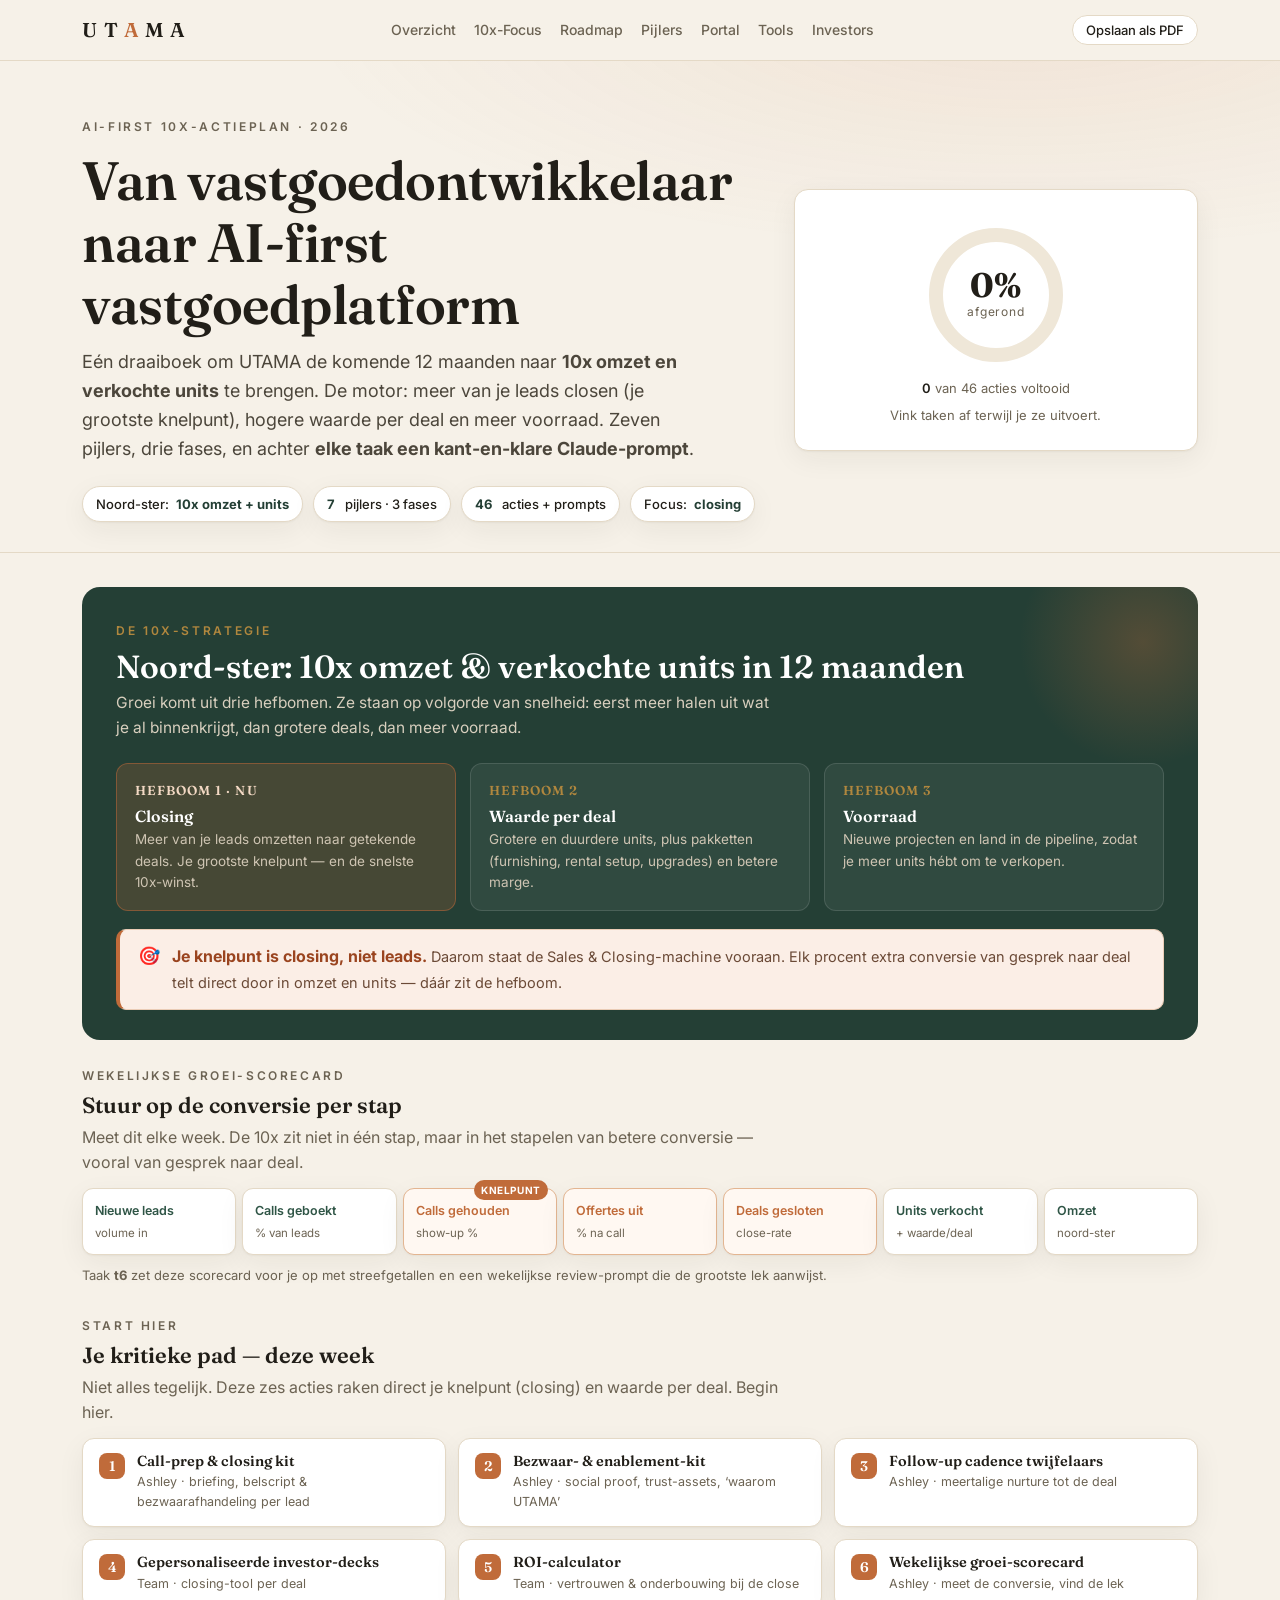
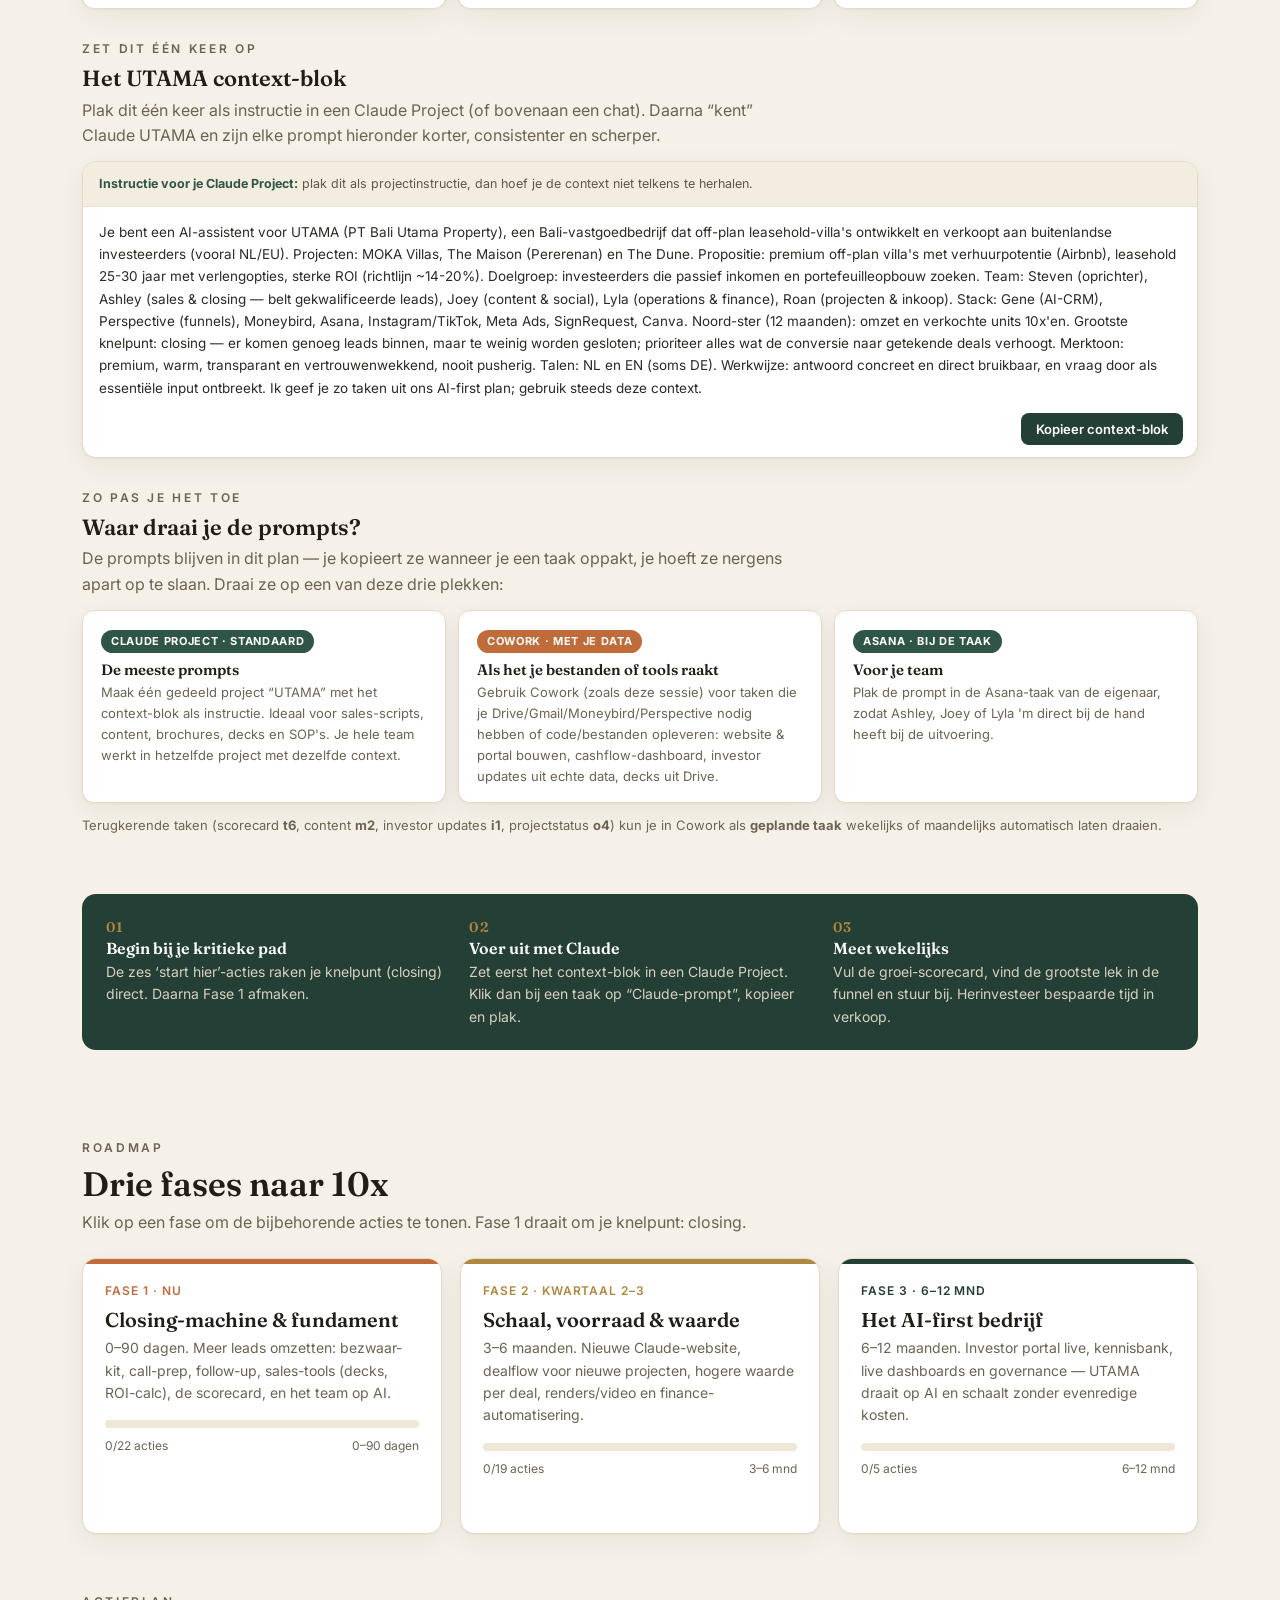
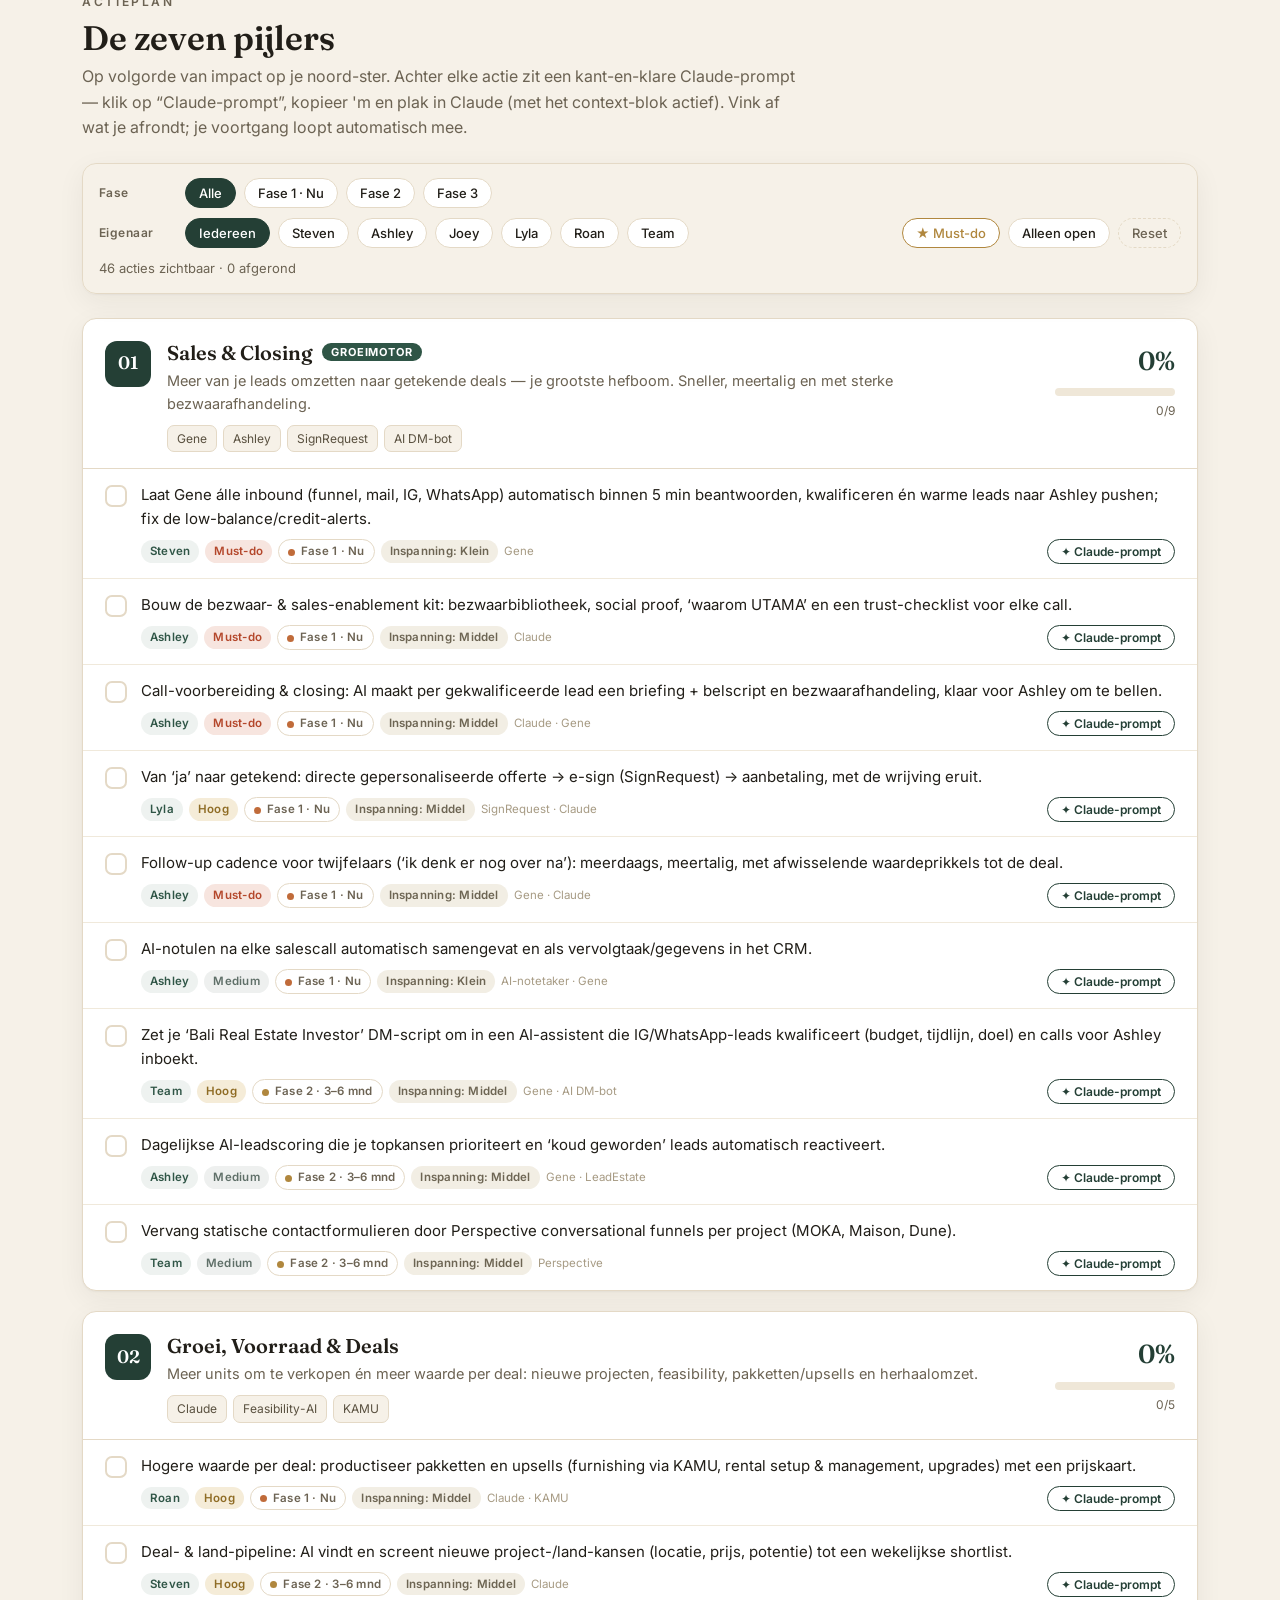
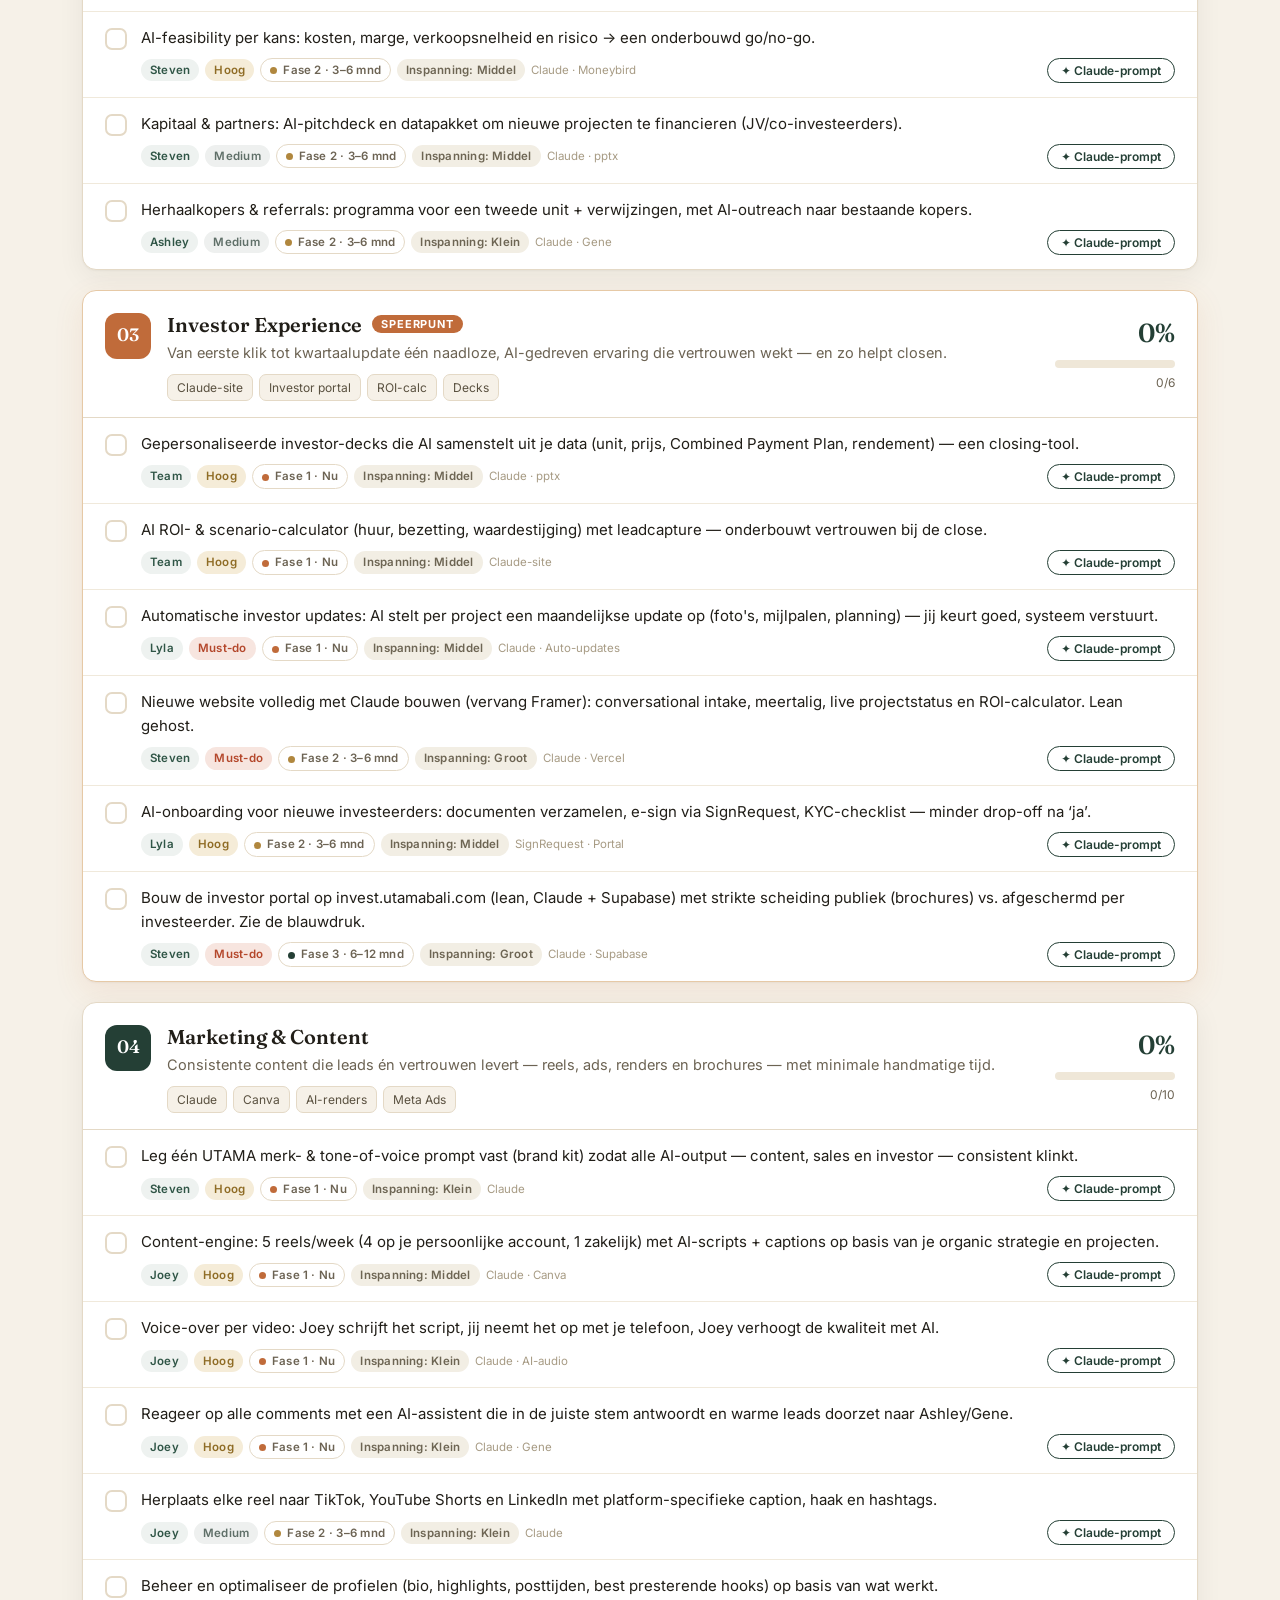
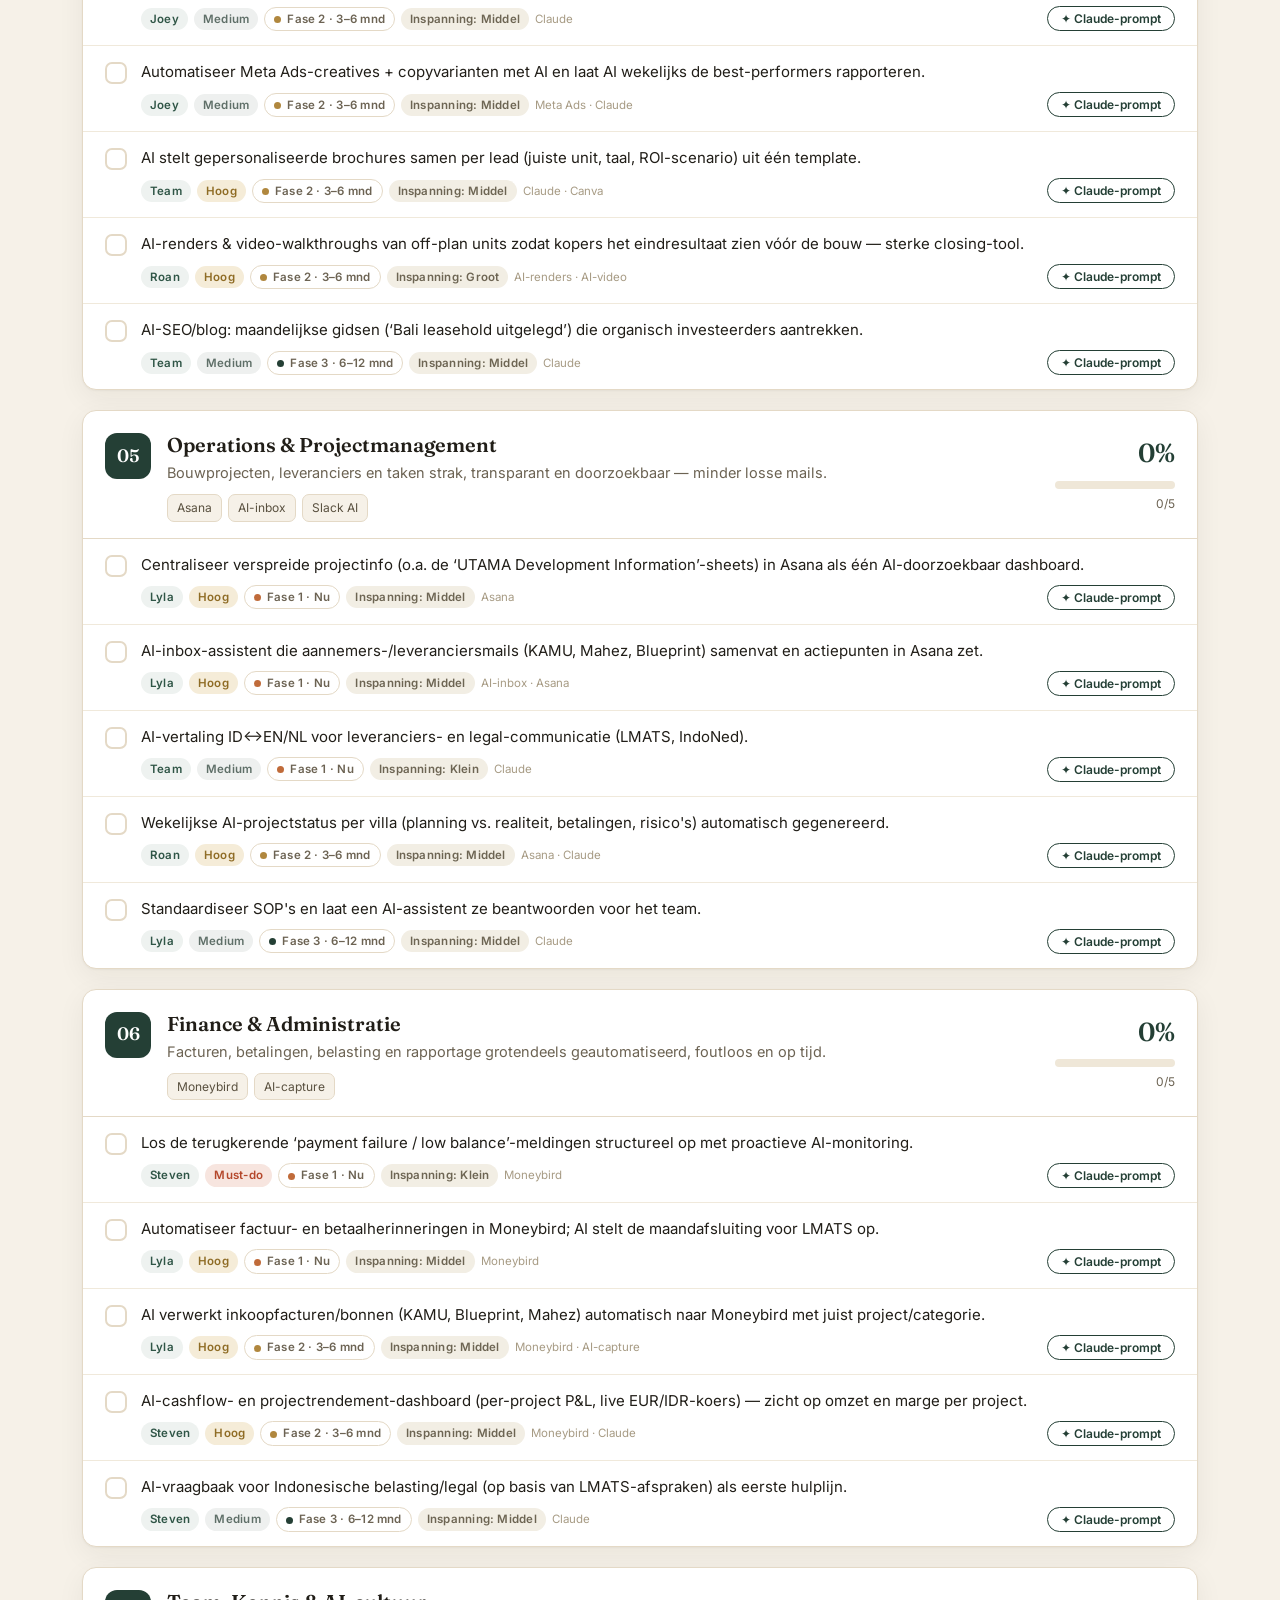
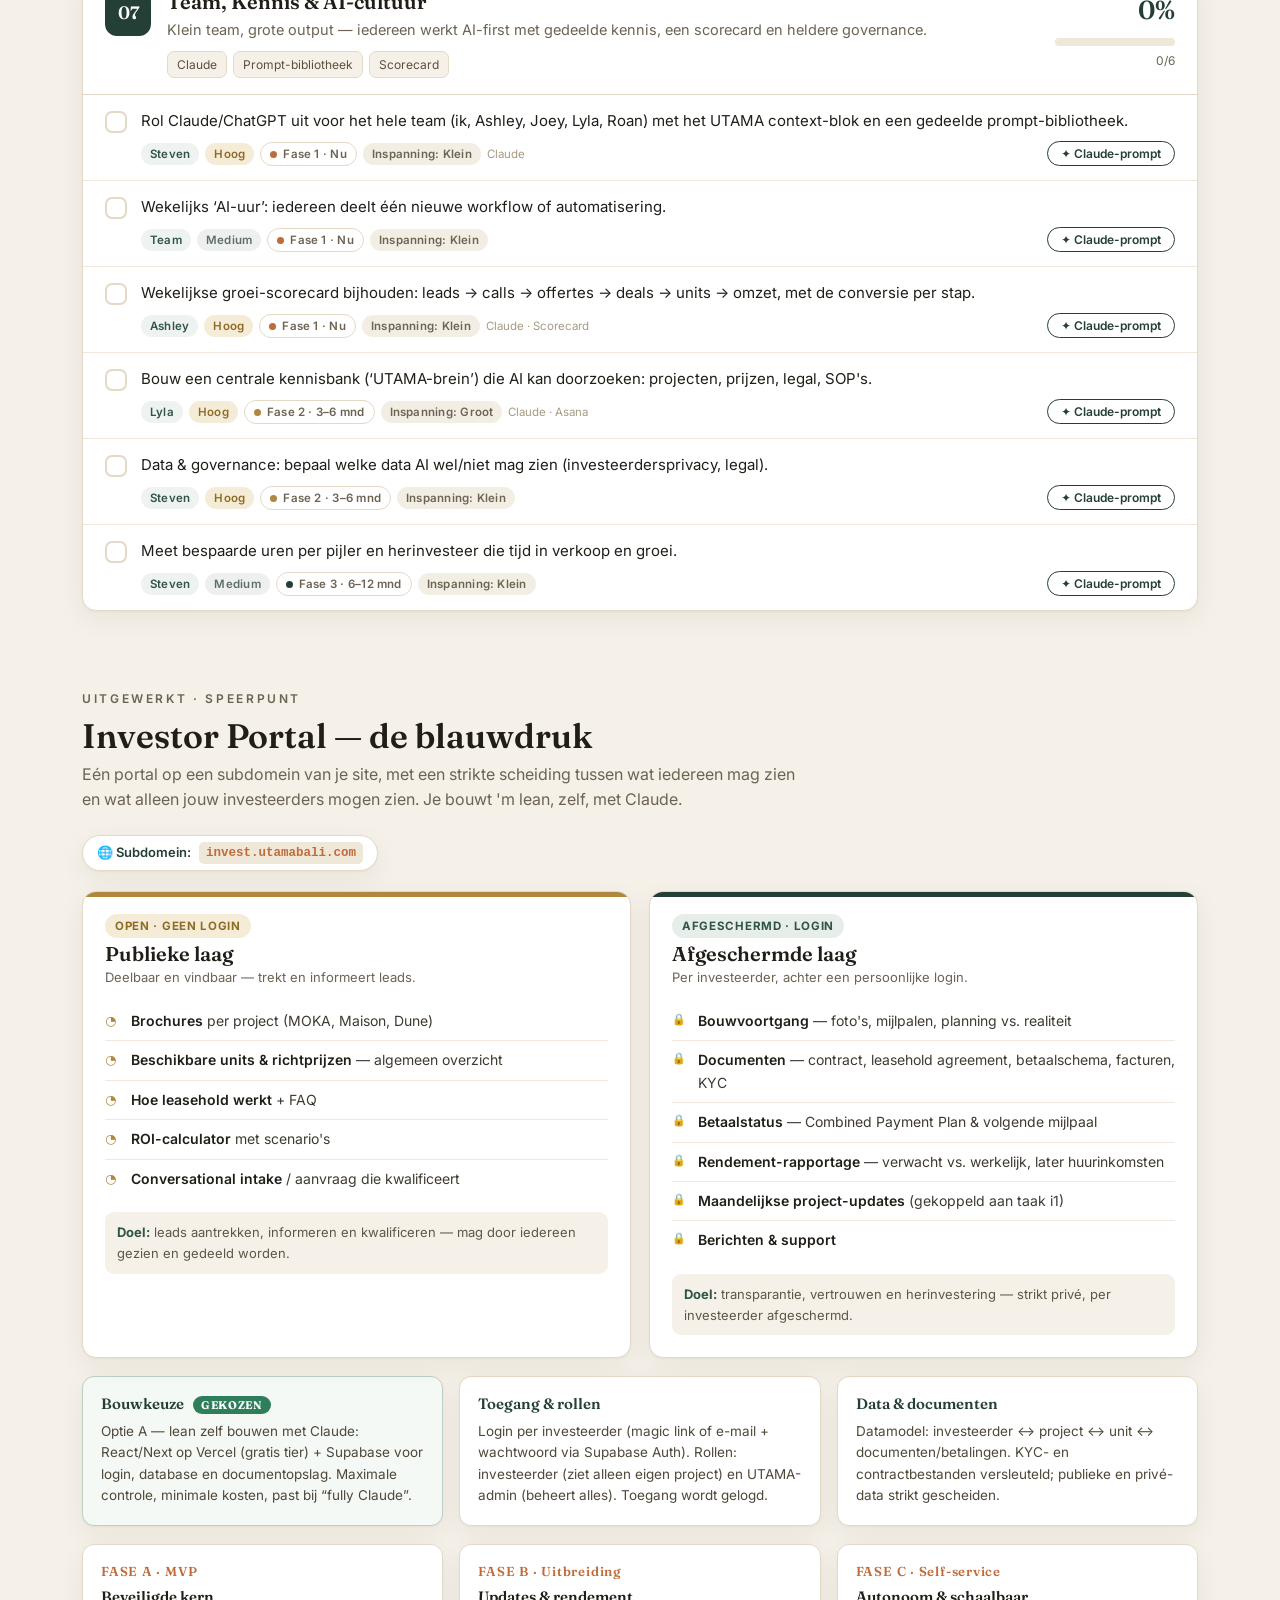
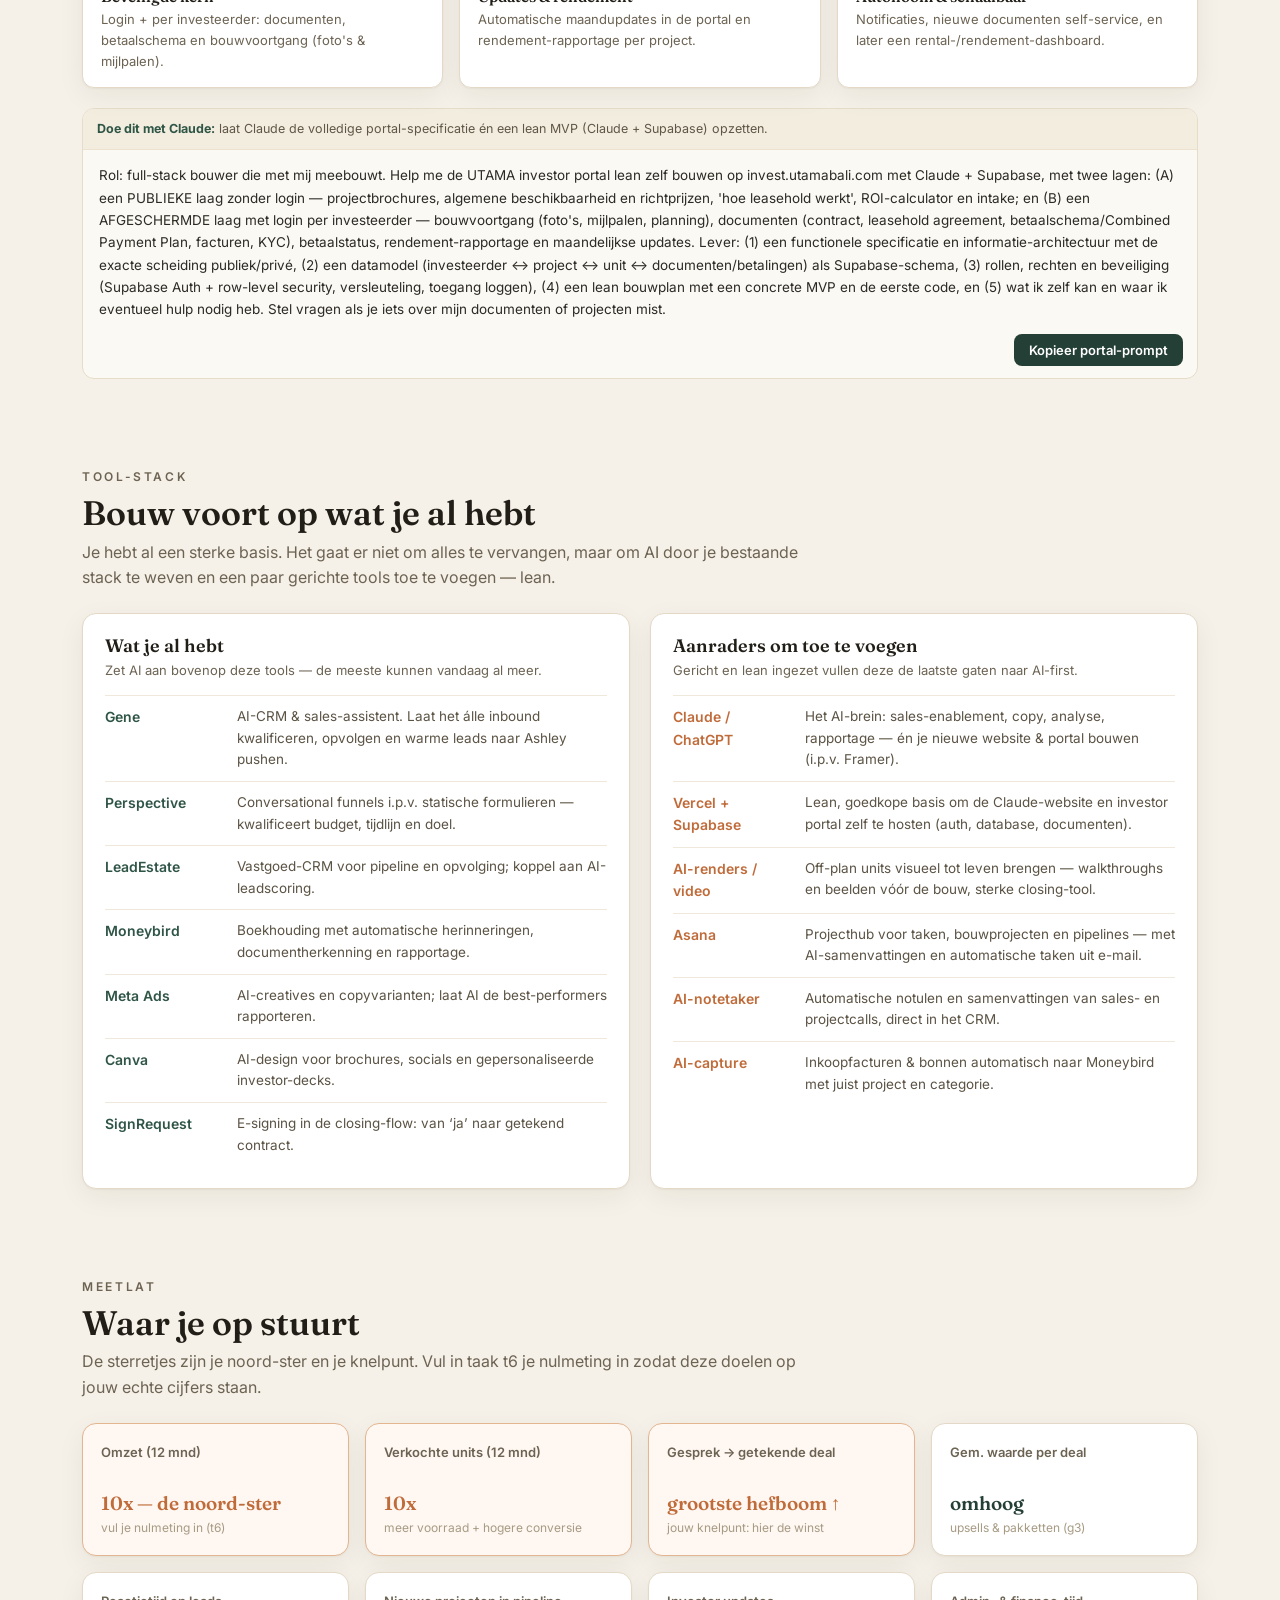
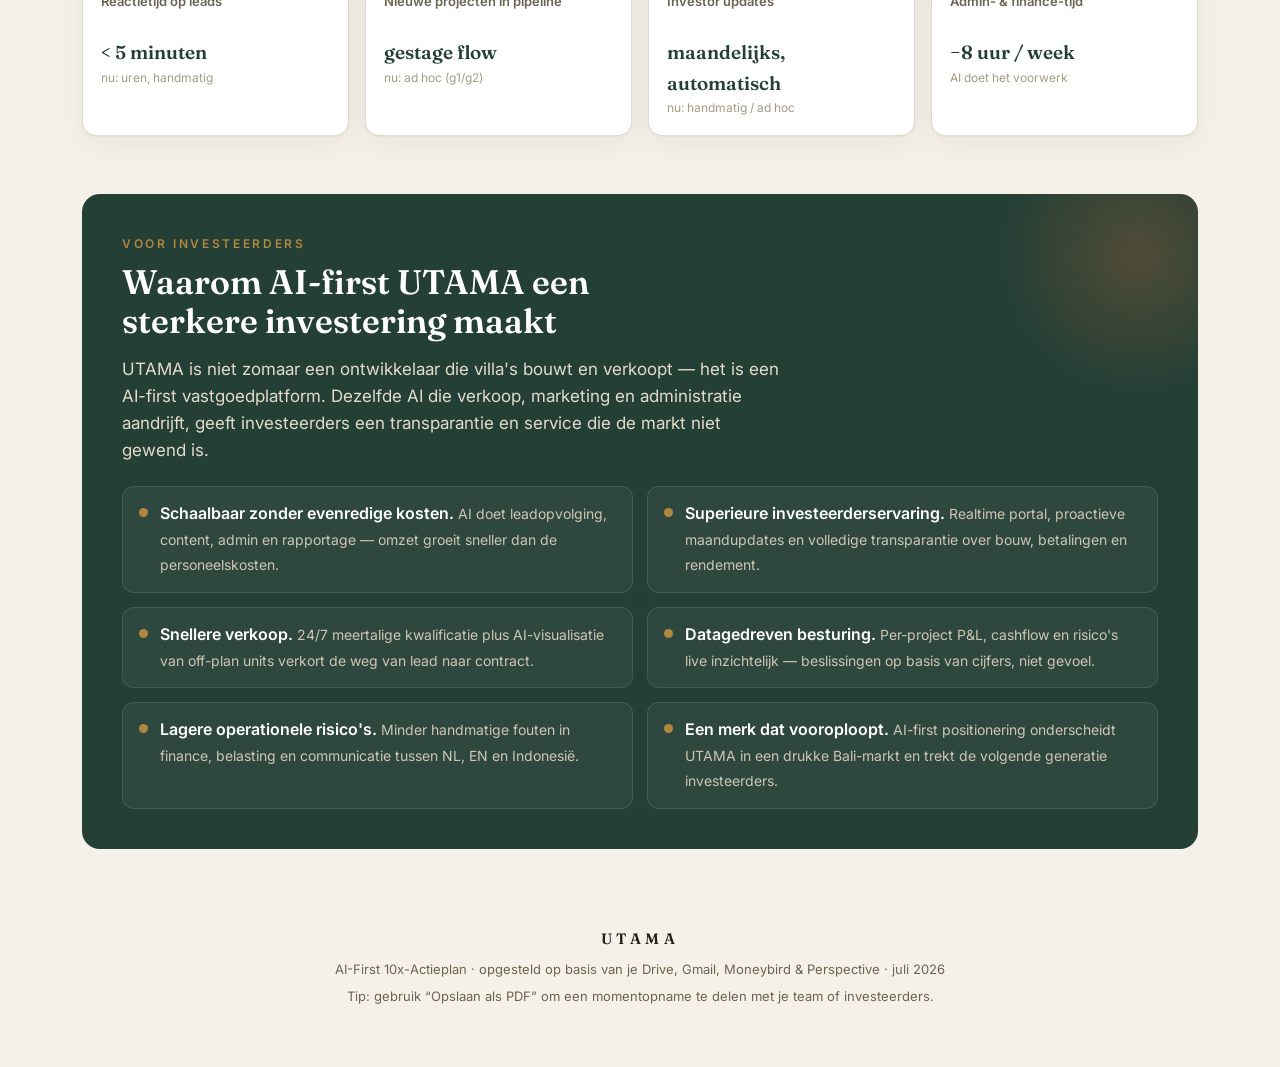
<file: plan-2aa11934e3/index.html>
<!DOCTYPE html>
<html lang="nl">
<head>
<meta name="robots" content="noindex,nofollow">
<meta charset="UTF-8">
<meta name="viewport" content="width=device-width, initial-scale=1.0">
<title>UTAMA · AI-First 10x-Actieplan</title>
<link rel="preconnect" href="https://fonts.googleapis.com">
<link rel="preconnect" href="https://fonts.gstatic.com" crossorigin>
<link href="https://fonts.googleapis.com/css2?family=Fraunces:opsz,wght@9..144,400;9..144,500;9..144,600&family=Inter:wght@400;500;600;700&display=swap" rel="stylesheet">
<style>
  :root{
    --sand:#F6F1E8; --sand-2:#EFE7D8; --paper:#FFFFFF;
    --ink:#211E18; --muted:#6C6353; --line:#E4D9C6;
    --green:#243F35; --green-2:#2F5546; --terra:#C06B3A; --gold:#B0873E;
    --ok:#2E7D5B;
    --p1:#C06B3A; --p2:#B0873E; --p3:#243F35;
    --must:#B4472B; --high:#B0873E; --mid:#7B8B84;
    --shadow:0 1px 2px rgba(33,30,24,.04),0 8px 28px rgba(33,30,24,.06);
    --radius:14px;
  }
  *{box-sizing:border-box}
  html{scroll-behavior:smooth}
  section[id],header[id]{scroll-margin-top:76px}
  body{margin:0;background:var(--sand);color:var(--ink);font-family:'Inter',system-ui,-apple-system,Segoe UI,Roboto,sans-serif;line-height:1.6;-webkit-font-smoothing:antialiased}
  h1,h2,h3,h4{font-family:'Fraunces','Georgia',serif;font-weight:600;line-height:1.15;margin:0}
  a{color:inherit}
  .wrap{max-width:1160px;margin:0 auto;padding:0 22px}
  .eyebrow{font-size:12px;letter-spacing:.22em;text-transform:uppercase;color:var(--muted);font-weight:600}

  nav.top{position:sticky;top:0;z-index:50;background:rgba(246,241,232,.86);backdrop-filter:blur(10px);border-bottom:1px solid var(--line)}
  nav.top .row{display:flex;align-items:center;justify-content:space-between;height:60px}
  .brand{font-family:'Fraunces',serif;font-weight:600;font-size:20px;letter-spacing:.34em;text-transform:uppercase}
  .brand span{color:var(--terra)}
  nav.top .links{display:flex;gap:18px;font-size:14px;font-weight:500}
  nav.top .links a{color:var(--muted);text-decoration:none;transition:color .2s}
  nav.top .links a:hover{color:var(--green)}
  @media(max-width:960px){nav.top .links{display:none}}

  header.hero{background:radial-gradient(1200px 400px at 80% -10%,rgba(192,107,58,.10),transparent 60%),linear-gradient(180deg,var(--sand),var(--sand));padding:56px 0 30px;border-bottom:1px solid var(--line)}
  .hero-grid{display:grid;grid-template-columns:1.5fr .9fr;gap:38px;align-items:center}
  @media(max-width:820px){.hero-grid{grid-template-columns:1fr;gap:26px}}
  .hero h1{font-size:clamp(34px,5vw,54px);letter-spacing:-.5px;margin:14px 0 12px}
  .hero p.lead{font-size:18px;color:#4c463b;max-width:56ch;margin:0 0 22px}
  .hero .meta-row{display:flex;flex-wrap:wrap;gap:10px}
  .chip{display:inline-flex;align-items:center;gap:7px;background:var(--paper);border:1px solid var(--line);border-radius:999px;padding:7px 13px;font-size:13px;font-weight:500;box-shadow:var(--shadow)}
  .chip b{color:var(--green)}
  .ring-card{background:var(--paper);border:1px solid var(--line);border-radius:var(--radius);box-shadow:var(--shadow);padding:24px;text-align:center}
  .ring-wrap{position:relative;width:150px;height:150px;margin:6px auto 8px}
  svg.ring{transform:rotate(-90deg)}
  .ring-num{position:absolute;inset:0;display:flex;flex-direction:column;align-items:center;justify-content:center}
  .ring-num b{font-family:'Fraunces',serif;font-size:34px;line-height:1}
  .ring-num small{font-size:12px;color:var(--muted);letter-spacing:.06em}
  .ring-card .sub{font-size:13px;color:var(--muted)}
  .ring-card .count{font-weight:600;color:var(--ink)}

  section{padding:44px 0}
  .sec-head{margin-bottom:22px}
  .sec-head h2{font-size:clamp(24px,3.4vw,34px);margin:8px 0 6px}
  .sec-head p{color:var(--muted);margin:0;max-width:72ch}

  /* FOCUS / 10x */
  .northstar{background:var(--green);color:#eee4d4;border-radius:18px;padding:34px 34px 30px;position:relative;overflow:hidden}
  .northstar::after{content:"";position:absolute;right:-70px;top:-70px;width:250px;height:250px;border-radius:50%;background:radial-gradient(circle,rgba(192,107,58,.30),transparent 70%)}
  .northstar .eyebrow{color:var(--gold)}
  .northstar h2{color:#fff;font-size:clamp(23px,3.2vw,32px);margin:8px 0 6px;position:relative;z-index:1}
  .northstar .ns-sub{color:#d8cfbe;max-width:66ch;margin:0 0 22px;position:relative;z-index:1;font-size:15.5px}
  .levers{display:grid;grid-template-columns:repeat(3,1fr);gap:14px;position:relative;z-index:1}
  @media(max-width:820px){.levers{grid-template-columns:1fr}}
  .lever{background:rgba(255,255,255,.06);border:1px solid rgba(255,255,255,.12);border-radius:12px;padding:16px 18px}
  .lever .lnum{font-family:'Fraunces',serif;color:var(--gold);font-size:13px;font-weight:600;letter-spacing:.08em}
  .lever h4{color:#fff;font-size:16px;margin:6px 0 4px}
  .lever p{color:#cfc5b3;font-size:13.5px;margin:0}
  .lever.primary{background:rgba(192,107,58,.22);border-color:rgba(192,107,58,.5)}
  .lever.primary .lnum{color:#f3d9c4}

  .bneck{display:flex;gap:12px;align-items:flex-start;background:#fbeee6;border:1px solid #eaccb6;border-left:4px solid var(--terra);border-radius:10px;padding:14px 18px;margin-top:18px}
  .bneck .bi{font-size:18px;line-height:1.3}
  .bneck b{color:#9a441f}
  .bneck span{color:#6b4a37;font-size:14.5px}

  .scorecard{margin-top:20px}
  .funnel{display:flex;flex-wrap:wrap;gap:6px;align-items:stretch}
  .fstep{flex:1;min-width:120px;background:var(--paper);border:1px solid var(--line);border-radius:11px;padding:12px 12px;box-shadow:var(--shadow);position:relative}
  .fstep .fs-l{font-size:12.5px;font-weight:600;color:var(--green-2)}
  .fstep .fs-m{font-size:11.5px;color:var(--muted);margin-top:3px}
  .fstep.hot{border-color:#e3b591;background:#fff8f2}
  .fstep.hot .fs-l{color:var(--terra)}
  .fstep .tagm{position:absolute;top:-9px;right:8px;font-size:10px;font-weight:700;letter-spacing:.06em;text-transform:uppercase;color:#fff;background:var(--terra);border-radius:999px;padding:2px 7px}
  .fnote{font-size:13px;color:var(--muted);margin-top:10px}

  .starthere{display:grid;grid-template-columns:repeat(3,1fr);gap:12px;margin-top:8px}
  @media(max-width:820px){.starthere{grid-template-columns:1fr}}
  .sh{display:flex;gap:12px;align-items:flex-start;background:var(--paper);border:1px solid var(--line);border-radius:12px;padding:14px 16px;box-shadow:var(--shadow);text-decoration:none;transition:transform .15s,box-shadow .15s}
  .sh:hover{transform:translateY(-2px);box-shadow:0 12px 28px rgba(33,30,24,.10)}
  .sh .shn{flex:none;width:26px;height:26px;border-radius:8px;background:var(--terra);color:#fff;font-family:'Fraunces',serif;font-weight:600;font-size:14px;display:flex;align-items:center;justify-content:center}
  .sh h4{font-size:14.5px;margin:0 0 3px}
  .sh p{font-size:12.5px;color:var(--muted);margin:0}

  .ctxwrap{background:var(--paper);border:1px solid var(--line);border-radius:var(--radius);box-shadow:var(--shadow);overflow:hidden;margin-top:8px}
  .ctxwrap .prun{font-size:12.5px;color:#5f5647;padding:12px 16px;border-bottom:1px solid #ece2cf;background:#f3eddf}
  .ctxwrap .prun b{color:var(--green-2)}

  .howto{background:var(--green);color:#f3ede1;border-radius:var(--radius);padding:22px 24px;display:grid;grid-template-columns:repeat(3,1fr);gap:22px}
  @media(max-width:820px){.howto{grid-template-columns:1fr;gap:16px}}
  .howto h4{color:#fff;font-size:16px;margin-bottom:4px}
  .howto p{margin:0;font-size:14px;color:#d8cfbe}
  .howto .n{font-family:'Fraunces',serif;color:var(--gold);font-size:14px;font-weight:600;letter-spacing:.1em}

  .phases{display:grid;grid-template-columns:repeat(3,1fr);gap:18px}
  @media(max-width:820px){.phases{grid-template-columns:1fr}}
  .phase{background:var(--paper);border:1px solid var(--line);border-radius:var(--radius);padding:22px;box-shadow:var(--shadow);cursor:pointer;transition:transform .18s,box-shadow .18s;position:relative;overflow:hidden}
  .phase:hover{transform:translateY(-3px);box-shadow:0 14px 34px rgba(33,30,24,.10)}
  .phase .bar-top{position:absolute;top:0;left:0;right:0;height:5px}
  .phase[data-ph="p1"] .bar-top{background:var(--p1)} .phase[data-ph="p2"] .bar-top{background:var(--p2)} .phase[data-ph="p3"] .bar-top{background:var(--p3)}
  .phase .tag{font-size:12px;font-weight:600;letter-spacing:.08em;text-transform:uppercase}
  .phase[data-ph="p1"] .tag{color:var(--p1)} .phase[data-ph="p2"] .tag{color:var(--p2)} .phase[data-ph="p3"] .tag{color:var(--p3)}
  .phase h3{font-size:20px;margin:8px 0 6px}
  .phase p{font-size:14px;color:var(--muted);margin:0 0 16px;min-height:60px}
  .mini{height:8px;background:var(--sand-2);border-radius:99px;overflow:hidden}
  .mini > i{display:block;height:100%;width:0;border-radius:99px;transition:width .5s ease}
  .phase[data-ph="p1"] .mini > i{background:var(--p1)} .phase[data-ph="p2"] .mini > i{background:var(--p2)} .phase[data-ph="p3"] .mini > i{background:var(--p3)}
  .phase .mini-lbl{display:flex;justify-content:space-between;font-size:12px;color:var(--muted);margin-top:8px}
  .phase .pick{margin-top:12px;font-size:13px;font-weight:600;color:var(--green);opacity:0;transition:opacity .2s}
  .phase:hover .pick{opacity:1}

  .controls{position:sticky;top:60px;z-index:40;background:rgba(246,241,232,.92);backdrop-filter:blur(8px);border:1px solid var(--line);border-radius:var(--radius);padding:14px 16px;margin-bottom:24px;box-shadow:var(--shadow)}
  .controls .grp{display:flex;flex-wrap:wrap;gap:8px;align-items:center}
  .controls .grp + .grp{margin-top:10px}
  .lbl{font-size:12px;letter-spacing:.04em;color:var(--muted);font-weight:600;margin-right:4px;min-width:74px}
  .fbtn{border:1px solid var(--line);background:var(--paper);color:var(--ink);border-radius:999px;padding:6px 13px;font-size:13px;font-weight:500;cursor:pointer;transition:all .15s;font-family:inherit}
  .fbtn:hover{border-color:var(--green-2)}
  .fbtn.active{background:var(--green);color:#fff;border-color:var(--green)}
  .fbtn.tog.active{background:var(--terra);border-color:var(--terra)}
  .fbtn.tog.must{border-color:var(--gold);color:var(--gold)}
  .fbtn.tog.must.active{background:var(--gold);border-color:var(--gold);color:#fff}
  .spacer{flex:1}
  .cnt{font-size:13px;color:var(--muted)}
  .cnt b{color:var(--ink)}
  .ghost{background:transparent;border:1px dashed var(--line);color:var(--muted)}

  .pillar{background:var(--paper);border:1px solid var(--line);border-radius:var(--radius);box-shadow:var(--shadow);margin-bottom:20px;overflow:hidden}
  .pillar.flag{border-color:#e6c9a6;box-shadow:0 1px 2px rgba(33,30,24,.04),0 10px 30px rgba(192,107,58,.10)}
  .p-head{display:flex;gap:16px;align-items:flex-start;padding:22px 22px 16px}
  .badge{flex:none;width:46px;height:46px;border-radius:12px;background:var(--green);color:#fff;font-family:'Fraunces',serif;font-weight:600;font-size:18px;display:flex;align-items:center;justify-content:center}
  .pillar.flag .badge{background:var(--terra)}
  .p-head .t{flex:1;min-width:0}
  .p-head h3{font-size:20px;display:flex;align-items:center;gap:10px;flex-wrap:wrap}
  .flagtag{font-family:'Inter',sans-serif;font-size:11px;font-weight:700;letter-spacing:.08em;text-transform:uppercase;color:#fff;background:var(--terra);border-radius:999px;padding:3px 9px}
  .engine{font-family:'Inter',sans-serif;font-size:11px;font-weight:700;letter-spacing:.08em;text-transform:uppercase;color:#fff;background:var(--green-2);border-radius:999px;padding:3px 9px}
  .p-head .goal{color:var(--muted);font-size:14.5px;margin:5px 0 10px}
  .toolchips{display:flex;flex-wrap:wrap;gap:6px}
  .tchip{font-size:12px;background:var(--sand);border:1px solid var(--line);border-radius:7px;padding:3px 9px;color:#59503f}
  .p-prog{flex:none;width:120px;text-align:right}
  .p-prog .pct{font-family:'Fraunces',serif;font-size:26px;font-weight:600;color:var(--green)}
  .p-prog .mini{margin-top:6px;width:120px}
  .p-prog .mini > i{background:var(--green)}
  .p-prog .lbl2{font-size:12px;color:var(--muted);margin-top:5px}
  @media(max-width:640px){.p-prog{display:none}}

  .tasks{border-top:1px solid var(--line)}
  .task{display:flex;gap:14px;align-items:flex-start;padding:14px 22px;border-bottom:1px solid #f0e9db;transition:background .15s}
  .task:last-child{border-bottom:none}
  .task:hover{background:#fbf8f1}
  .task.done{background:#f7f6ee}
  .cb{flex:none;margin-top:2px;width:22px;height:22px;border:2px solid var(--line);border-radius:7px;cursor:pointer;display:flex;align-items:center;justify-content:center;transition:all .15s;background:#fff}
  .cb:hover{border-color:var(--ok)}
  .cb.on{background:var(--ok);border-color:var(--ok)}
  .cb svg{width:13px;height:13px;stroke:#fff;stroke-width:3;fill:none;opacity:0;transition:opacity .15s}
  .cb.on svg{opacity:1}
  .task .body{flex:1;min-width:0}
  .task .txt{font-size:15px;transition:color .15s}
  .task.done .txt{color:#9a9182;text-decoration:line-through}
  .task .metas{display:flex;flex-wrap:wrap;gap:6px;margin-top:8px;align-items:center}
  .m{font-size:11.5px;font-weight:600;letter-spacing:.02em;border-radius:999px;padding:2px 9px;white-space:nowrap}
  .m.owner{background:#eef2f0;color:var(--green-2)}
  .m.pr-must{background:#f7e5df;color:var(--must)} .m.pr-high{background:#f5ecd8;color:#8f6c25} .m.pr-mid{background:#eef0ef;color:#5f6f68}
  .m.ph{background:#fff;border:1px solid var(--line);color:var(--muted)}
  .m.ph::before{content:"";display:inline-block;width:7px;height:7px;border-radius:50%;margin-right:6px;vertical-align:middle}
  .m.ph.p1::before{background:var(--p1)} .m.ph.p2::before{background:var(--p2)} .m.ph.p3::before{background:var(--p3)}
  .m.ef{background:#f2eee4;color:#6d6553}
  .task .tls{font-size:11.5px;color:#a79b84}
  .promptbtn{margin-left:auto;border:1px solid var(--green);background:#fff;color:var(--green);border-radius:999px;padding:4px 13px;font-size:12px;font-weight:600;cursor:pointer;font-family:inherit;transition:all .15s;white-space:nowrap}
  .promptbtn:hover{background:var(--green);color:#fff}
  .promptbtn.open{background:var(--green);color:#fff}
  .ppanel{display:none;margin-top:12px;border:1px solid #e5dcc9;border-radius:11px;background:#fbf9f3;overflow:hidden}
  .ppanel.open{display:block}
  .prun{font-size:12.5px;color:#5f5647;padding:10px 14px;border-bottom:1px solid #ece2cf;background:#f3eddf}
  .prun b{color:var(--green-2)}
  .pbox{padding:14px 16px;font-size:13.5px;line-height:1.65;color:#2c2a24;white-space:pre-wrap}
  .copyrow{display:flex;justify-content:flex-end;gap:8px;padding:0 14px 12px}
  .copybtn{border:none;background:var(--green);color:#fff;border-radius:8px;padding:8px 15px;font-size:13px;font-weight:600;cursor:pointer;font-family:inherit;transition:background .15s}
  .copybtn:hover{background:var(--green-2)}
  .copybtn.done{background:var(--ok)}
  .hidden{display:none!important}

  .portal-note{display:inline-flex;align-items:center;gap:8px;background:#fff;border:1px solid var(--line);border-radius:999px;padding:6px 14px;font-size:13px;font-weight:600;color:var(--green);margin-bottom:20px;box-shadow:var(--shadow)}
  .portal-note code{background:var(--sand-2);border-radius:5px;padding:1px 7px;font-size:12.5px;color:var(--terra)}
  .portal-grid{display:grid;grid-template-columns:1fr 1fr;gap:18px}
  @media(max-width:820px){.portal-grid{grid-template-columns:1fr}}
  .layer{background:var(--paper);border:1px solid var(--line);border-radius:var(--radius);padding:22px;box-shadow:var(--shadow);position:relative;overflow:hidden}
  .layer .bar-top{position:absolute;top:0;left:0;right:0;height:5px}
  .layer.public .bar-top{background:var(--gold)} .layer.private .bar-top{background:var(--green)}
  .lhead{display:flex;align-items:center;gap:10px;margin-bottom:4px}
  .locktag{font-size:11.5px;font-weight:700;letter-spacing:.06em;text-transform:uppercase;border-radius:999px;padding:3px 10px}
  .layer.public .locktag{background:#f5ecd8;color:#8f6c25}
  .layer.private .locktag{background:#e7ede9;color:var(--green-2)}
  .layer h3{font-size:20px;margin:2px 0}
  .layer .sub{font-size:13px;color:var(--muted);margin-bottom:14px}
  .layer ul{list-style:none;padding:0;margin:0 0 14px}
  .layer li{font-size:14px;padding:8px 0 8px 26px;border-top:1px solid #f0e9db;position:relative;color:#3f3a30}
  .layer li:first-child{border-top:none}
  .layer li::before{position:absolute;left:0;top:8px;font-size:13px}
  .layer.public li::before{content:"◔";color:var(--gold)}
  .layer.private li::before{content:"🔒";font-size:11px;top:9px}
  .layer li b{color:var(--ink);font-weight:600}
  .ldoel{font-size:13px;color:#5f5647;background:var(--sand);border-radius:9px;padding:10px 12px}
  .ldoel b{color:var(--green-2)}
  .portal-tech{display:grid;grid-template-columns:repeat(3,1fr);gap:16px;margin-top:18px}
  @media(max-width:820px){.portal-tech{grid-template-columns:1fr}}
  .tcard{background:var(--paper);border:1px solid var(--line);border-radius:12px;padding:18px;box-shadow:var(--shadow)}
  .tcard.chosen{border-color:#bcd0c4;background:#f5f9f6}
  .tcard h4{font-size:15px;margin-bottom:8px;color:var(--green)}
  .tcard p{font-size:13.5px;color:#4f4839;margin:0}
  .tcard .pick2{font-size:11px;font-weight:700;letter-spacing:.06em;text-transform:uppercase;color:#fff;background:var(--ok);border-radius:999px;padding:2px 8px;margin-left:6px}
  .portal-phases{display:grid;grid-template-columns:repeat(3,1fr);gap:16px;margin-top:18px}
  @media(max-width:820px){.portal-phases{grid-template-columns:1fr}}
  .pphase{border:1px solid var(--line);border-radius:12px;padding:16px 18px;background:#fff;box-shadow:var(--shadow)}
  .pphase .st{font-family:'Fraunces',serif;font-weight:600;color:var(--terra);font-size:13px;letter-spacing:.06em}
  .pphase h4{font-size:15px;margin:6px 0 4px}
  .pphase p{font-size:13px;color:var(--muted);margin:0}
  .portal-prompt{margin-top:20px;border:1px solid #e5dcc9;border-radius:12px;background:#fbf9f3;overflow:hidden}

  .tool-cols{display:grid;grid-template-columns:1fr 1fr;gap:20px}
  @media(max-width:820px){.tool-cols{grid-template-columns:1fr}}
  .tool-card{background:var(--paper);border:1px solid var(--line);border-radius:var(--radius);padding:22px;box-shadow:var(--shadow)}
  .tool-card h3{font-size:18px;margin-bottom:4px}
  .tool-card .hint{font-size:13px;color:var(--muted);margin-bottom:14px}
  .trow{display:flex;gap:12px;padding:10px 0;border-top:1px solid #f0e9db}
  .trow:first-of-type{border-top:none}
  .trow .nm{font-weight:600;font-size:14px;flex:none;width:120px}
  .trow .ds{font-size:13.5px;color:#5b5344}
  .tool-card.have .nm{color:var(--green-2)} .tool-card.add .nm{color:var(--terra)}

  .kpis{display:grid;grid-template-columns:repeat(4,1fr);gap:16px}
  @media(max-width:820px){.kpis{grid-template-columns:1fr 1fr}}
  @media(max-width:520px){.kpis{grid-template-columns:1fr}}
  .kpi{background:var(--paper);border:1px solid var(--line);border-radius:var(--radius);padding:18px;box-shadow:var(--shadow)}
  .kpi.star{border-color:#e3b591;background:#fff8f2}
  .kpi .k{font-size:13px;color:var(--muted);font-weight:600;min-height:38px}
  .kpi .v{font-family:'Fraunces',serif;font-size:19px;color:var(--green);margin-top:8px;font-weight:600}
  .kpi.star .v{color:var(--terra)}
  .kpi .from{font-size:12px;color:#a79b84}

  .investor{background:var(--green);color:#eee4d4;border-radius:18px;padding:40px;position:relative;overflow:hidden}
  .investor::after{content:"";position:absolute;right:-80px;top:-80px;width:280px;height:280px;border-radius:50%;background:radial-gradient(circle,rgba(192,107,58,.28),transparent 70%)}
  .investor .eyebrow{color:var(--gold)}
  .investor h2{color:#fff;font-size:clamp(24px,3.4vw,34px);margin:10px 0 14px;max-width:22ch}
  .investor p.big{font-size:17px;color:#e4dccb;max-width:60ch;margin:0 0 22px;position:relative;z-index:1}
  .thesis{display:grid;grid-template-columns:1fr 1fr;gap:14px;position:relative;z-index:1}
  @media(max-width:820px){.thesis{grid-template-columns:1fr}}
  .th{display:flex;gap:12px;align-items:flex-start;background:rgba(255,255,255,.05);border:1px solid rgba(255,255,255,.10);border-radius:12px;padding:14px 16px}
  .th .d{width:9px;height:9px;border-radius:50%;background:var(--gold);margin-top:7px;flex:none}
  .th b{color:#fff;font-weight:600} .th span{color:#cfc5b3;font-size:14px}

  footer{padding:34px 0 60px;color:var(--muted);font-size:13px;text-align:center}
  footer .brand{font-size:15px;letter-spacing:.3em;color:var(--ink);margin-bottom:8px}

  .apply{display:grid;grid-template-columns:repeat(3,1fr);gap:12px}
  @media(max-width:820px){.apply{grid-template-columns:1fr}}
  .acard{background:var(--paper);border:1px solid var(--line);border-radius:12px;padding:16px 18px;box-shadow:var(--shadow)}
  .acard .an{display:inline-block;font-size:11px;font-weight:700;letter-spacing:.06em;text-transform:uppercase;color:#fff;background:var(--green-2);border-radius:999px;padding:3px 10px;margin-bottom:8px}
  .acard.cw .an{background:var(--terra)}
  .acard h4{font-size:15px;margin:0 0 4px}
  .acard p{font-size:13px;color:var(--muted);margin:0}
  @media print{
    nav.top,.controls,.phase .pick,.promptbtn,.copyrow{display:none!important}
    body{background:#fff}
    .task.hidden{display:flex!important}
    .pillar.hidden{display:block!important}
    .ppanel.open{display:block}
    .pillar,.phase,.kpi,.tool-card,.investor,.layer,.tcard,.pphase,.sh,.lever,.fstep{box-shadow:none;break-inside:avoid}
    section{padding:18px 0}
  }
</style>
</head>
<body>

<nav class="top">
  <div class="wrap row">
    <div class="brand">UT<span>A</span>MA</div>
    <div class="links">
      <a href="#overzicht">Overzicht</a>
      <a href="#focus">10x-Focus</a>
      <a href="#roadmap">Roadmap</a>
      <a href="#pijlers">Pijlers</a>
      <a href="#portal">Portal</a>
      <a href="#tools">Tools</a>
      <a href="#investors">Investors</a>
    </div>
    <button class="fbtn" onclick="window.print()">Opslaan als PDF</button>
  </div>
</nav>

<header class="hero" id="overzicht">
  <div class="wrap hero-grid">
    <div>
      <div class="eyebrow">AI-First 10x-Actieplan · 2026</div>
      <h1>Van vastgoed­ontwikkelaar naar AI-first vastgoedplatform</h1>
      <p class="lead">Eén draaiboek om UTAMA de komende 12 maanden naar <b>10x omzet en verkochte units</b> te brengen. De motor: meer van je leads closen (je grootste knelpunt), hogere waarde per deal en meer voorraad. Zeven pijlers, drie fases, en achter <b>elke taak een kant-en-klare Claude-prompt</b>.</p>
      <div class="meta-row">
        <span class="chip">Noord-ster: <b>10x omzet + units</b></span>
        <span class="chip"><b>7</b>&nbsp;pijlers · 3 fases</span>
        <span class="chip" id="chipTasks"><b>46</b>&nbsp;acties + prompts</span>
        <span class="chip">Focus: <b>closing</b></span>
      </div>
    </div>
    <div class="ring-card">
      <div class="ring-wrap">
        <svg class="ring" width="150" height="150" viewBox="0 0 150 150">
          <circle cx="75" cy="75" r="60" fill="none" stroke="#EFE7D8" stroke-width="14"/>
          <circle id="ringFg" cx="75" cy="75" r="60" fill="none" stroke="#2E7D5B" stroke-width="14" stroke-linecap="round" stroke-dasharray="376.99" stroke-dashoffset="376.99"/>
        </svg>
        <div class="ring-num"><b id="ringPct">0%</b><small>afgerond</small></div>
      </div>
      <div class="sub"><span class="count" id="doneCount">0</span> van <span id="totCount">46</span> acties voltooid</div>
      <div class="sub" style="margin-top:6px">Vink taken af terwijl je ze uitvoert.</div>
    </div>
  </div>
</header>

<section id="focus" style="padding-top:34px">
  <div class="wrap">
    <div class="northstar">
      <div class="eyebrow">De 10x-strategie</div>
      <h2>Noord-ster: 10x omzet &amp; verkochte units in 12 maanden</h2>
      <p class="ns-sub">Groei komt uit drie hefbomen. Ze staan op volgorde van snelheid: eerst meer halen uit wat je al binnenkrijgt, dan grotere deals, dan meer voorraad.</p>
      <div class="levers">
        <div class="lever primary"><div class="lnum">HEFBOOM 1 · NU</div><h4>Closing</h4><p>Meer van je leads omzetten naar getekende deals. Je grootste knelpunt — en de snelste 10x-winst.</p></div>
        <div class="lever"><div class="lnum">HEFBOOM 2</div><h4>Waarde per deal</h4><p>Grotere en duurdere units, plus pakketten (furnishing, rental setup, upgrades) en betere marge.</p></div>
        <div class="lever"><div class="lnum">HEFBOOM 3</div><h4>Voorraad</h4><p>Nieuwe projecten en land in de pipeline, zodat je meer units hébt om te verkopen.</p></div>
      </div>
      <div class="bneck">
        <div class="bi">🎯</div>
        <div><b>Je knelpunt is closing, niet leads.</b> <span>Daarom staat de Sales &amp; Closing-machine vooraan. Elk procent extra conversie van gesprek naar deal telt direct door in omzet en units — dáár zit de hefboom.</span></div>
      </div>
    </div>

    <div class="scorecard">
      <div class="sec-head" style="margin:26px 0 12px">
        <div class="eyebrow">Wekelijkse groei-scorecard</div>
        <h2 style="font-size:22px">Stuur op de conversie per stap</h2>
        <p>Meet dit elke week. De 10x zit niet in één stap, maar in het stapelen van betere conversie — vooral van gesprek naar deal.</p>
      </div>
      <div class="funnel">
        <div class="fstep"><div class="fs-l">Nieuwe leads</div><div class="fs-m">volume in</div></div>
        <div class="fstep"><div class="fs-l">Calls geboekt</div><div class="fs-m">% van leads</div></div>
        <div class="fstep hot"><div class="tagm">knelpunt</div><div class="fs-l">Calls gehouden</div><div class="fs-m">show-up %</div></div>
        <div class="fstep hot"><div class="fs-l">Offertes uit</div><div class="fs-m">% na call</div></div>
        <div class="fstep hot"><div class="fs-l">Deals gesloten</div><div class="fs-m">close-rate</div></div>
        <div class="fstep"><div class="fs-l">Units verkocht</div><div class="fs-m">+ waarde/deal</div></div>
        <div class="fstep"><div class="fs-l">Omzet</div><div class="fs-m">noord-ster</div></div>
      </div>
      <div class="fnote">Taak <b>t6</b> zet deze scorecard voor je op met streefgetallen en een wekelijkse review-prompt die de grootste lek aanwijst.</div>
    </div>

    <div class="sec-head" style="margin:30px 0 12px">
      <div class="eyebrow">Start hier</div>
      <h2 style="font-size:22px">Je kritieke pad — deze week</h2>
      <p>Niet alles tegelijk. Deze zes acties raken direct je knelpunt (closing) en waarde per deal. Begin hier.</p>
    </div>
    <div class="starthere">
      <a class="sh" href="#pijlers" onclick="filterPhase('all')"><div class="shn">1</div><div><h4>Call-prep &amp; closing kit</h4><p>Ashley · briefing, belscript &amp; bezwaarafhandeling per lead</p></div></a>
      <a class="sh" href="#pijlers" onclick="filterPhase('all')"><div class="shn">2</div><div><h4>Bezwaar- &amp; enablement-kit</h4><p>Ashley · social proof, trust-assets, ‘waarom UTAMA’</p></div></a>
      <a class="sh" href="#pijlers" onclick="filterPhase('all')"><div class="shn">3</div><div><h4>Follow-up cadence twijfelaars</h4><p>Ashley · meertalige nurture tot de deal</p></div></a>
      <a class="sh" href="#pijlers" onclick="filterPhase('all')"><div class="shn">4</div><div><h4>Gepersonaliseerde investor-decks</h4><p>Team · closing-tool per deal</p></div></a>
      <a class="sh" href="#pijlers" onclick="filterPhase('all')"><div class="shn">5</div><div><h4>ROI-calculator</h4><p>Team · vertrouwen &amp; onderbouwing bij de close</p></div></a>
      <a class="sh" href="#pijlers" onclick="filterPhase('all')"><div class="shn">6</div><div><h4>Wekelijkse groei-scorecard</h4><p>Ashley · meet de conversie, vind de lek</p></div></a>
    </div>

    <div class="sec-head" style="margin:30px 0 12px">
      <div class="eyebrow">Zet dit één keer op</div>
      <h2 style="font-size:22px">Het UTAMA context-blok</h2>
      <p>Plak dit één keer als instructie in een Claude Project (of bovenaan een chat). Daarna “kent” Claude UTAMA en zijn elke prompt hieronder korter, consistenter en scherper.</p>
    </div>
    <div class="ctxwrap">
      <div class="prun"><b>Instructie voor je Claude Project:</b> plak dit als projectinstructie, dan hoef je de context niet telkens te herhalen.</div>
      <div class="pbox" id="pb-context"></div>
      <div class="copyrow"><button class="copybtn" onclick="copyBox('pb-context',this)">Kopieer context-blok</button></div>
    </div>

    <div class="sec-head" style="margin:30px 0 12px">
      <div class="eyebrow">Zo pas je het toe</div>
      <h2 style="font-size:22px">Waar draai je de prompts?</h2>
      <p>De prompts blijven in dit plan — je kopieert ze wanneer je een taak oppakt, je hoeft ze nergens apart op te slaan. Draai ze op een van deze drie plekken:</p>
    </div>
    <div class="apply">
      <div class="acard"><div class="an">Claude Project · standaard</div><h4>De meeste prompts</h4><p>Maak één gedeeld project “UTAMA” met het context-blok als instructie. Ideaal voor sales-scripts, content, brochures, decks en SOP's. Je hele team werkt in hetzelfde project met dezelfde context.</p></div>
      <div class="acard cw"><div class="an">Cowork · met je data</div><h4>Als het je bestanden of tools raakt</h4><p>Gebruik Cowork (zoals deze sessie) voor taken die je Drive/Gmail/Moneybird/Perspective nodig hebben of code/bestanden opleveren: website &amp; portal bouwen, cashflow-dashboard, investor updates uit echte data, decks uit Drive.</p></div>
      <div class="acard"><div class="an">Asana · bij de taak</div><h4>Voor je team</h4><p>Plak de prompt in de Asana-taak van de eigenaar, zodat Ashley, Joey of Lyla 'm direct bij de hand heeft bij de uitvoering.</p></div>
    </div>
    <div class="fnote" style="margin-top:12px">Terugkerende taken (scorecard <b>t6</b>, content <b>m2</b>, investor updates <b>i1</b>, projectstatus <b>o4</b>) kun je in Cowork als <b>geplande taak</b> wekelijks of maandelijks automatisch laten draaien.</div>
  </div>
</section>

<section id="howto" style="padding-top:14px">
  <div class="wrap">
    <div class="howto">
      <div><div class="n">01</div><h4>Begin bij je kritieke pad</h4><p>De zes ‘start hier’-acties raken je knelpunt (closing) direct. Daarna Fase 1 afmaken.</p></div>
      <div><div class="n">02</div><h4>Voer uit met Claude</h4><p>Zet eerst het context-blok in een Claude Project. Klik dan bij een taak op “Claude-prompt”, kopieer en plak.</p></div>
      <div><div class="n">03</div><h4>Meet wekelijks</h4><p>Vul de groei-scorecard, vind de grootste lek in de funnel en stuur bij. Herinvesteer bespaarde tijd in verkoop.</p></div>
    </div>
  </div>
</section>

<section id="roadmap">
  <div class="wrap">
    <div class="sec-head">
      <div class="eyebrow">Roadmap</div>
      <h2>Drie fases naar 10x</h2>
      <p>Klik op een fase om de bijbehorende acties te tonen. Fase 1 draait om je knelpunt: closing.</p>
    </div>
    <div class="phases">
      <div class="phase" data-ph="p1" onclick="filterPhase('p1')">
        <div class="bar-top"></div>
        <div class="tag">Fase 1 · Nu</div>
        <h3>Closing-machine &amp; fundament</h3>
        <p>0–90 dagen. Meer leads omzetten: bezwaar-kit, call-prep, follow-up, sales-tools (decks, ROI-calc), de scorecard, en het team op AI.</p>
        <div class="mini"><i id="miniP1"></i></div>
        <div class="mini-lbl"><span id="lblP1">0/0 acties</span><span>0–90 dagen</span></div>
        <div class="pick">Toon acties →</div>
      </div>
      <div class="phase" data-ph="p2" onclick="filterPhase('p2')">
        <div class="bar-top"></div>
        <div class="tag">Fase 2 · Kwartaal 2–3</div>
        <h3>Schaal, voorraad &amp; waarde</h3>
        <p>3–6 maanden. Nieuwe Claude-website, dealflow voor nieuwe projecten, hogere waarde per deal, renders/video en finance-automatisering.</p>
        <div class="mini"><i id="miniP2"></i></div>
        <div class="mini-lbl"><span id="lblP2">0/0 acties</span><span>3–6 mnd</span></div>
        <div class="pick">Toon acties →</div>
      </div>
      <div class="phase" data-ph="p3" onclick="filterPhase('p3')">
        <div class="bar-top"></div>
        <div class="tag">Fase 3 · 6–12 mnd</div>
        <h3>Het AI-first bedrijf</h3>
        <p>6–12 maanden. Investor portal live, kennisbank, live dashboards en governance — UTAMA draait op AI en schaalt zonder evenredige kosten.</p>
        <div class="mini"><i id="miniP3"></i></div>
        <div class="mini-lbl"><span id="lblP3">0/0 acties</span><span>6–12 mnd</span></div>
        <div class="pick">Toon acties →</div>
      </div>
    </div>
  </div>
</section>

<section id="pijlers" style="padding-top:14px">
  <div class="wrap">
    <div class="sec-head">
      <div class="eyebrow">Actieplan</div>
      <h2>De zeven pijlers</h2>
      <p>Op volgorde van impact op je noord-ster. Achter elke actie zit een kant-en-klare Claude-prompt — klik op “Claude-prompt”, kopieer 'm en plak in Claude (met het context-blok actief). Vink af wat je afrondt; je voortgang loopt automatisch mee.</p>
    </div>

    <div class="controls">
      <div class="grp">
        <span class="lbl">Fase</span>
        <button class="fbtn active" data-phase="all" onclick="filterPhase('all')">Alle</button>
        <button class="fbtn" data-phase="p1" onclick="filterPhase('p1')">Fase 1 · Nu</button>
        <button class="fbtn" data-phase="p2" onclick="filterPhase('p2')">Fase 2</button>
        <button class="fbtn" data-phase="p3" onclick="filterPhase('p3')">Fase 3</button>
      </div>
      <div class="grp">
        <span class="lbl">Eigenaar</span>
        <button class="fbtn active" data-owner="all" onclick="filterOwner('all')">Iedereen</button>
        <button class="fbtn" data-owner="Steven" onclick="filterOwner('Steven')">Steven</button>
        <button class="fbtn" data-owner="Ashley" onclick="filterOwner('Ashley')">Ashley</button>
        <button class="fbtn" data-owner="Joey" onclick="filterOwner('Joey')">Joey</button>
        <button class="fbtn" data-owner="Lyla" onclick="filterOwner('Lyla')">Lyla</button>
        <button class="fbtn" data-owner="Roan" onclick="filterOwner('Roan')">Roan</button>
        <button class="fbtn" data-owner="Team" onclick="filterOwner('Team')">Team</button>
        <div class="spacer"></div>
        <button class="fbtn tog must" id="mustTog" onclick="toggleMust()">★ Must-do</button>
        <button class="fbtn tog" id="openTog" onclick="toggleOpen()">Alleen open</button>
        <button class="fbtn ghost" onclick="resetAll()">Reset</button>
      </div>
      <div class="grp" style="margin-top:10px">
        <span class="cnt" id="filterCnt">46 acties zichtbaar · 0 afgerond</span>
      </div>
    </div>

    <div id="pillars"></div>
  </div>
</section>

<section id="portal" style="padding-top:14px">
  <div class="wrap">
    <div class="sec-head">
      <div class="eyebrow">Uitgewerkt · Speerpunt</div>
      <h2>Investor Portal — de blauwdruk</h2>
      <p>Eén portal op een subdomein van je site, met een strikte scheiding tussen wat iedereen mag zien en wat alleen jouw investeerders mogen zien. Je bouwt 'm lean, zelf, met Claude.</p>
    </div>
    <div class="portal-note">🌐 Subdomein: <code>invest.utamabali.com</code></div>

    <div class="portal-grid">
      <div class="layer public">
        <div class="bar-top"></div>
        <div class="lhead"><span class="locktag">Open · geen login</span></div>
        <h3>Publieke laag</h3>
        <div class="sub">Deelbaar en vindbaar — trekt en informeert leads.</div>
        <ul>
          <li><b>Brochures</b> per project (MOKA, Maison, Dune)</li>
          <li><b>Beschikbare units &amp; richtprijzen</b> — algemeen overzicht</li>
          <li><b>Hoe leasehold werkt</b> + FAQ</li>
          <li><b>ROI-calculator</b> met scenario's</li>
          <li><b>Conversational intake</b> / aanvraag die kwalificeert</li>
        </ul>
        <div class="ldoel"><b>Doel:</b> leads aantrekken, informeren en kwalificeren — mag door iedereen gezien en gedeeld worden.</div>
      </div>
      <div class="layer private">
        <div class="bar-top"></div>
        <div class="lhead"><span class="locktag">Afgeschermd · login</span></div>
        <h3>Afgeschermde laag</h3>
        <div class="sub">Per investeerder, achter een persoonlijke login.</div>
        <ul>
          <li><b>Bouwvoortgang</b> — foto's, mijlpalen, planning vs. realiteit</li>
          <li><b>Documenten</b> — contract, leasehold agreement, betaalschema, facturen, KYC</li>
          <li><b>Betaalstatus</b> — Combined Payment Plan &amp; volgende mijlpaal</li>
          <li><b>Rendement-rapportage</b> — verwacht vs. werkelijk, later huurinkomsten</li>
          <li><b>Maandelijkse project-updates</b> (gekoppeld aan taak i1)</li>
          <li><b>Berichten &amp; support</b></li>
        </ul>
        <div class="ldoel"><b>Doel:</b> transparantie, vertrouwen en herinvestering — strikt privé, per investeerder afgeschermd.</div>
      </div>
    </div>

    <div class="portal-tech">
      <div class="tcard chosen"><h4>Bouwkeuze <span class="pick2">Gekozen</span></h4><p>Optie A — lean zelf bouwen met Claude: React/Next op Vercel (gratis tier) + Supabase voor login, database en documentopslag. Maximale controle, minimale kosten, past bij “fully Claude”.</p></div>
      <div class="tcard"><h4>Toegang &amp; rollen</h4><p>Login per investeerder (magic link of e-mail + wachtwoord via Supabase Auth). Rollen: investeerder (ziet alleen eigen project) en UTAMA-admin (beheert alles). Toegang wordt gelogd.</p></div>
      <div class="tcard"><h4>Data &amp; documenten</h4><p>Datamodel: investeerder ↔ project ↔ unit ↔ documenten/betalingen. KYC- en contractbestanden versleuteld; publieke en privé-data strikt gescheiden.</p></div>
    </div>

    <div class="portal-phases">
      <div class="pphase"><div class="st">FASE A · MVP</div><h4>Beveiligde kern</h4><p>Login + per investeerder: documenten, betaalschema en bouwvoortgang (foto's &amp; mijlpalen).</p></div>
      <div class="pphase"><div class="st">FASE B · Uitbreiding</div><h4>Updates &amp; rendement</h4><p>Automatische maandupdates in de portal en rendement-rapportage per project.</p></div>
      <div class="pphase"><div class="st">FASE C · Self-service</div><h4>Autonoom &amp; schaalbaar</h4><p>Notificaties, nieuwe documenten self-service, en later een rental-/rendement-dashboard.</p></div>
    </div>

    <div class="portal-prompt">
      <div class="prun"><b>Doe dit met Claude:</b> laat Claude de volledige portal-specificatie én een lean MVP (Claude + Supabase) opzetten.</div>
      <div class="pbox" id="pb-portal"></div>
      <div class="copyrow"><button class="copybtn" onclick="copyBox('pb-portal',this)">Kopieer portal-prompt</button></div>
    </div>
  </div>
</section>

<section id="tools">
  <div class="wrap">
    <div class="sec-head">
      <div class="eyebrow">Tool-stack</div>
      <h2>Bouw voort op wat je al hebt</h2>
      <p>Je hebt al een sterke basis. Het gaat er niet om alles te vervangen, maar om AI door je bestaande stack te weven en een paar gerichte tools toe te voegen — lean.</p>
    </div>
    <div class="tool-cols">
      <div class="tool-card have">
        <h3>Wat je al hebt</h3>
        <div class="hint">Zet AI aan bovenop deze tools — de meeste kunnen vandaag al meer.</div>
        <div class="trow"><div class="nm">Gene</div><div class="ds">AI-CRM &amp; sales-assistent. Laat het álle inbound kwalificeren, opvolgen en warme leads naar Ashley pushen.</div></div>
        <div class="trow"><div class="nm">Perspective</div><div class="ds">Conversational funnels i.p.v. statische formulieren — kwalificeert budget, tijdlijn en doel.</div></div>
        <div class="trow"><div class="nm">LeadEstate</div><div class="ds">Vastgoed-CRM voor pipeline en opvolging; koppel aan AI-leadscoring.</div></div>
        <div class="trow"><div class="nm">Moneybird</div><div class="ds">Boekhouding met automatische herinneringen, documentherkenning en rapportage.</div></div>
        <div class="trow"><div class="nm">Meta Ads</div><div class="ds">AI-creatives en copyvarianten; laat AI de best-performers rapporteren.</div></div>
        <div class="trow"><div class="nm">Canva</div><div class="ds">AI-design voor brochures, socials en gepersonaliseerde investor-decks.</div></div>
        <div class="trow"><div class="nm">SignRequest</div><div class="ds">E-signing in de closing-flow: van ‘ja’ naar getekend contract.</div></div>
      </div>
      <div class="tool-card add">
        <h3>Aanraders om toe te voegen</h3>
        <div class="hint">Gericht en lean ingezet vullen deze de laatste gaten naar AI-first.</div>
        <div class="trow"><div class="nm">Claude / ChatGPT</div><div class="ds">Het AI-brein: sales-enablement, copy, analyse, rapportage — én je nieuwe website &amp; portal bouwen (i.p.v. Framer).</div></div>
        <div class="trow"><div class="nm">Vercel + Supabase</div><div class="ds">Lean, goedkope basis om de Claude-website en investor portal zelf te hosten (auth, database, documenten).</div></div>
        <div class="trow"><div class="nm">AI-renders / video</div><div class="ds">Off-plan units visueel tot leven brengen — walkthroughs en beelden vóór de bouw, sterke closing-tool.</div></div>
        <div class="trow"><div class="nm">Asana</div><div class="ds">Projecthub voor taken, bouwprojecten en pipelines — met AI-samenvattingen en automatische taken uit e-mail.</div></div>
        <div class="trow"><div class="nm">AI-notetaker</div><div class="ds">Automatische notulen en samenvattingen van sales- en projectcalls, direct in het CRM.</div></div>
        <div class="trow"><div class="nm">AI-capture</div><div class="ds">Inkoopfacturen &amp; bonnen automatisch naar Moneybird met juist project en categorie.</div></div>
      </div>
    </div>
  </div>
</section>

<section id="kpi">
  <div class="wrap">
    <div class="sec-head">
      <div class="eyebrow">Meetlat</div>
      <h2>Waar je op stuurt</h2>
      <p>De sterretjes zijn je noord-ster en je knelpunt. Vul in taak t6 je nulmeting in zodat deze doelen op jouw echte cijfers staan.</p>
    </div>
    <div class="kpis" id="kpiGrid"></div>
  </div>
</section>

<section id="investors" style="padding-top:14px">
  <div class="wrap">
    <div class="investor">
      <div class="eyebrow">Voor investeerders</div>
      <h2>Waarom AI-first UTAMA een sterkere investering maakt</h2>
      <p class="big">UTAMA is niet zomaar een ontwikkelaar die villa's bouwt en verkoopt — het is een AI-first vastgoedplatform. Dezelfde AI die verkoop, marketing en administratie aandrijft, geeft investeerders een transparantie en service die de markt niet gewend is.</p>
      <div class="thesis">
        <div class="th"><div class="d"></div><div><b>Schaalbaar zonder evenredige kosten.</b> <span>AI doet leadopvolging, content, admin en rapportage — omzet groeit sneller dan de personeelskosten.</span></div></div>
        <div class="th"><div class="d"></div><div><b>Superieure investeerderservaring.</b> <span>Realtime portal, proactieve maandupdates en volledige transparantie over bouw, betalingen en rendement.</span></div></div>
        <div class="th"><div class="d"></div><div><b>Snellere verkoop.</b> <span>24/7 meertalige kwalificatie plus AI-visualisatie van off-plan units verkort de weg van lead naar contract.</span></div></div>
        <div class="th"><div class="d"></div><div><b>Datagedreven besturing.</b> <span>Per-project P&amp;L, cashflow en risico's live inzichtelijk — beslissingen op basis van cijfers, niet gevoel.</span></div></div>
        <div class="th"><div class="d"></div><div><b>Lagere operationele risico's.</b> <span>Minder handmatige fouten in finance, belasting en communicatie tussen NL, EN en Indonesië.</span></div></div>
        <div class="th"><div class="d"></div><div><b>Een merk dat vooroploopt.</b> <span>AI-first positionering onderscheidt UTAMA in een drukke Bali-markt en trekt de volgende generatie investeerders.</span></div></div>
      </div>
    </div>
  </div>
</section>

<footer>
  <div class="wrap">
    <div class="brand">UTAMA</div>
    <div>AI-First 10x-Actieplan · opgesteld op basis van je Drive, Gmail, Moneybird &amp; Perspective · juli 2026</div>
    <div style="margin-top:6px">Tip: gebruik “Opslaan als PDF” om een momentopname te delen met je team of investeerders.</div>
  </div>
</footer>

<script>
const CONTEXT="Je bent een AI-assistent voor UTAMA (PT Bali Utama Property), een Bali-vastgoedbedrijf dat off-plan leasehold-villa's ontwikkelt en verkoopt aan buitenlandse investeerders (vooral NL/EU). Projecten: MOKA Villas, The Maison (Pererenan) en The Dune. Propositie: premium off-plan villa's met verhuurpotentie (Airbnb), leasehold 25-30 jaar met verlengopties, sterke ROI (richtlijn ~14-20%). Doelgroep: investeerders die passief inkomen en portefeuilleopbouw zoeken. Team: Steven (oprichter), Ashley (sales & closing — belt gekwalificeerde leads), Joey (content & social), Lyla (operations & finance), Roan (projecten & inkoop). Stack: Gene (AI-CRM), Perspective (funnels), Moneybird, Asana, Instagram/TikTok, Meta Ads, SignRequest, Canva. Noord-ster (12 maanden): omzet en verkochte units 10x'en. Grootste knelpunt: closing — er komen genoeg leads binnen, maar te weinig worden gesloten; prioriteer alles wat de conversie naar getekende deals verhoogt. Merktoon: premium, warm, transparant en vertrouwenwekkend, nooit pusherig. Talen: NL en EN (soms DE). Werkwijze: antwoord concreet en direct bruikbaar, en vraag door als essentiële input ontbreekt. Ik geef je zo taken uit ons AI-first plan; gebruik steeds deze context.";

const PILLARS=[
 {id:"sales",n:"Sales &amp; Closing",engine:true,goal:"Meer van je leads omzetten naar getekende deals — je grootste hefboom. Sneller, meertalig en met sterke bezwaarafhandeling.",tools:["Gene","Ashley","SignRequest","AI DM-bot"]},
 {id:"growth",n:"Groei, Voorraad &amp; Deals",goal:"Meer units om te verkopen én meer waarde per deal: nieuwe projecten, feasibility, pakketten/upsells en herhaalomzet.",tools:["Claude","Feasibility-AI","KAMU"]},
 {id:"investor",n:"Investor Experience",goal:"Van eerste klik tot kwartaalupdate één naadloze, AI-gedreven ervaring die vertrouwen wekt — en zo helpt closen.",tools:["Claude-site","Investor portal","ROI-calc","Decks"],flag:true},
 {id:"marketing",n:"Marketing &amp; Content",goal:"Consistente content die leads én vertrouwen levert — reels, ads, renders en brochures — met minimale handmatige tijd.",tools:["Claude","Canva","AI-renders","Meta Ads"]},
 {id:"ops",n:"Operations &amp; Projectmanagement",goal:"Bouwprojecten, leveranciers en taken strak, transparant en doorzoekbaar — minder losse mails.",tools:["Asana","AI-inbox","Slack AI"]},
 {id:"finance",n:"Finance &amp; Administratie",goal:"Facturen, betalingen, belasting en rapportage grotendeels geautomatiseerd, foutloos en op tijd.",tools:["Moneybird","AI-capture"]},
 {id:"team",n:"Team, Kennis &amp; AI-cultuur",goal:"Klein team, grote output — iedereen werkt AI-first met gedeelde kennis, een scorecard en heldere governance.",tools:["Claude","Prompt-bibliotheek","Scorecard"]}
];

const TASKS=[
 // SALES & CLOSING
 {id:"s2",pl:"sales",ph:"p1",o:"Steven",pr:"must",ef:"S",t:"Laat Gene álle inbound (funnel, mail, IG, WhatsApp) automatisch binnen 5 min beantwoorden, kwalificeren én warme leads naar Ashley pushen; fix de low-balance/credit-alerts.",tls:"Gene",
  run:"Instelchecklist voor Gene + handoff naar Ashley.",
  cl:"Rol: RevOps-consultant voor UTAMA. Doel: geen enkele lead laten liggen en warme leads meteen bij Ashley krijgen. Help me Gene (AI-CRM) zo instellen dat álle inbound — funnelaanvragen, e-mail, Instagram- en WhatsApp-berichten — binnen 5 minuten wordt beantwoord en gekwalificeerd. Lever: (1) een stap-voor-stap instelchecklist, (2) een eerste-reactie-template per kanaal in NL en EN, (3) de kwalificatiecriteria en het exacte moment + de manier waarop een warme lead automatisch aan Ashley wordt doorgezet (met briefing), en (4) een monitoring-opzet zodat een 'low balance/credit'-melding me nooit meer laat misgrijpen. Vraag door over mijn huidige Gene-setup."},
 {id:"c1",pl:"sales",ph:"p1",o:"Ashley",pr:"must",ef:"M",t:"Bouw de bezwaar- &amp; sales-enablement kit: bezwaarbibliotheek, social proof, ‘waarom UTAMA’ en een trust-checklist voor elke call.",tls:"Claude",
  run:"Bouw de kit; Ashley gebruikt 'm in elke call.",
  cl:"Rol: sales-enablement-strateeg voor UTAMA. Doel: Ashley meer leads laten closen. Lever een complete kit: (1) een bezwaarbibliotheek met de 10 meest voorkomende bezwaren (veiligheid van leasehold, eigendom/juridisch, ROI-twijfel, bouw-/opleverrisico, timing, financiering, 'ik denk er nog over na') met per bezwaar een kort, eerlijk en overtuigend antwoord, (2) social-proof-assets (welke testimonials, cijfers, cases en garanties we tonen en waar), (3) een one-pager 'waarom UTAMA' met onze onderscheidende punten t.o.v. andere Bali-ontwikkelaars, en (4) een korte trust-checklist die Ashley in elk gesprek afwerkt. Vraag me eerst welke testimonials en cijfers ik al heb. Toon: eerlijk, transparant, nooit pusherig. Talen: NL en EN."},
 {id:"a1",pl:"sales",ph:"p1",o:"Ashley",pr:"must",ef:"M",t:"Call-voorbereiding &amp; closing: AI maakt per gekwalificeerde lead een briefing + belscript en bezwaarafhandeling, klaar voor Ashley om te bellen.",tls:"Claude · Gene",
  run:"Draai de call-prep-prompt vóór elk gesprek.",
  cl:"Rol: sales-coach voor UTAMA. Zodra een lead door de AI is gekwalificeerd, gaat Ashley bellen. Lever: (1) een call-prep-prompt die uit de leadgegevens (budget, tijdlijn, doel, taal, bezwaren) een korte briefing maakt met de beste insteek, (2) een flexibel belscript (opening, discovery-vragen, waardeverhaal, voorstel, afspraak maken), (3) een bezwaar-bibliotheek met antwoorden op de meest voorkomende bezwaren (veiligheid van leasehold, twijfel over ROI, timing, financiering), en (4) een korte follow-up na de call in NL en EN. Toon: consultatief en vertrouwenwekkend, nooit pusherig."},
 {id:"c2",pl:"sales",ph:"p1",o:"Lyla",pr:"high",ef:"M",t:"Van ‘ja’ naar getekend: directe gepersonaliseerde offerte → e-sign (SignRequest) → aanbetaling, met de wrijving eruit.",tls:"SignRequest · Claude",
  run:"Zet de flow op; verkort de tijd tot handtekening.",
  cl:"Rol: sales-operations-ontwerper voor UTAMA. Doel: de tijd en wrijving tussen 'ja' en een getekend contract met aanbetaling minimaliseren. Lever: (1) een stapsgewijze flow van akkoord tot getekend (gepersonaliseerde offerte, contract/leasehold agreement, e-sign via SignRequest, aanbetalingsinstructie, bevestiging), (2) een prompt die per deal in minuten een gepersonaliseerde offerte genereert (unit, prijs, Combined Payment Plan, opleverdatum, ROI-scenario) klaar om te versturen, (3) waar het nu vaak vertraagt en hoe we dat wegnemen, en (4) de begeleidende berichten in NL en EN. Vraag me hoe mijn huidige offerte-naar-contract proces loopt; markeer waar een mens moet controleren."},
 {id:"c3",pl:"sales",ph:"p1",o:"Ashley",pr:"must",ef:"M",t:"Follow-up cadence voor twijfelaars (‘ik denk er nog over na’): meerdaags, meertalig, met afwisselende waardeprikkels tot de deal.",tls:"Gene · Claude",
  run:"Zet de cadans in Gene; meertalig (NL/EN/DE).",
  cl:"Rol: nurture-copywriter voor UTAMA. Doel: warme leads die nog niet gesloten hebben alsnog naar een deal bewegen. Lever een meerdaagse follow-up cadans (bijv. dag 0, 2, 5, 9, 14, 30) met per touchpoint: kanaal (WhatsApp/e-mail/DM), doel, en het volledige bericht in NL, EN en DE. Wissel waardeprikkels af: social proof, nieuwe bouwupdate/foto, ROI-herinnering, schaarste ('laatste unit') en een zachte concrete CTA (call/bezichtiging). Voeg een regel toe wanneer een lead 'koud' wordt en naar een langzamere lijst gaat. Toon: behulpzaam en persoonlijk, nooit opdringerig."},
 {id:"s4",pl:"sales",ph:"p1",o:"Ashley",pr:"mid",ef:"S",t:"AI-notulen na elke salescall automatisch samengevat en als vervolgtaak/gegevens in het CRM.",tls:"AI-notetaker · Gene",
  run:"Gebruik het sjabloon in je notetaker en CRM.",
  cl:"Rol: sales-assistent voor UTAMA. Ontwerp een systeem om elke salescall automatisch samen te vatten en op te volgen. Lever: (1) een prompt die van een call-transcript een gestructureerde samenvatting maakt (situatie klant, budget, tijdlijn, bezwaren, koopsignalen, volgende stap), (2) een lijst met CRM-velden die ik daarna bijwerk, en (3) een concept-opvolgmail in NL en EN. Houd het kort en direct bruikbaar voor een Bali-vastgoed leasehold-context."},
 {id:"s1",pl:"sales",ph:"p2",o:"Team",pr:"high",ef:"M",t:"Zet je ‘Bali Real Estate Investor’ DM-script om in een AI-assistent die IG/WhatsApp-leads kwalificeert (budget, tijdlijn, doel) en calls voor Ashley inboekt.",tls:"Gene · AI DM-bot",
  run:"Plak de output als systeemprompt in Gene of je chatbot.",
  cl:"Rol: sales-copywriter voor UTAMA. Hieronder mijn bestaande Instagram-DM-script: [plak je DM-script]. Bouw hieruit een complete AI-kwalificatie-assistent. Lever: (1) een systeemprompt/persona voor Gene of een chatbot, (2) een gespreksflow met vertakkingen voor 'beginnende investeerder', 'ervaren investeerder' en 'volgt voor inspiratie', (3) de kwalificatievragen die budget, tijdlijn en doel achterhalen, (4) wanneer en hoe een call voor Ashley wordt geboekt, en (5) drie voorbeelddialogen. Houd toon en aannames trouw aan mijn script."},
 {id:"s6",pl:"sales",ph:"p2",o:"Ashley",pr:"mid",ef:"M",t:"Dagelijkse AI-leadscoring die je topkansen prioriteert en ‘koud geworden’ leads automatisch reactiveert.",tls:"Gene · LeadEstate",
  run:"Draai de dagprompt op je leadexport.",
  cl:"Rol: sales-analist voor UTAMA. Ontwerp een simpel maar effectief lead-scoringsmodel en een dagelijkse routine. Lever: (1) een scoringsmodel (budget, tijdlijn, betrokkenheid, fit) met punten en drempels voor heet/warm/koud, (2) een dagelijkse prompt die ik op mijn leadlijst draai om de top-kansen voor Ashley te prioriteren met per lead een korte reden, en (3) een reactiveringsbericht voor leads die 30+ dagen koud zijn. Vraag welk CRM-exportformaat ik heb (Gene/LeadEstate) en pas de prompt daarop aan."},
 {id:"s3",pl:"sales",ph:"p2",o:"Team",pr:"mid",ef:"M",t:"Vervang statische contactformulieren door Perspective conversational funnels per project (MOKA, Maison, Dune).",tls:"Perspective",
  run:"Bouw hiermee de funnels in Perspective.",
  cl:"Rol: funnel-copywriter voor UTAMA. Schrijf voor elk project — MOKA Villas, The Maison en The Dune — een conversational funnel die een statisch contactformulier vervangt. Lever per project: de openingsvraag, 5–7 kwalificatiestappen (budget, tijdlijn, gebruik: eigen gebruik/verhuur/beide, ervaring), de logica en vertakkingen, micro-teksten die vertrouwen wekken, en een afsluitende CTA die een afspraak boekt. Toon: premium, warm, investeerder-gericht. Talen: NL en EN."},

 // GROEI, VOORRAAD & DEALS
 {id:"g3",pl:"growth",ph:"p1",o:"Roan",pr:"high",ef:"M",t:"Hogere waarde per deal: productiseer pakketten en upsells (furnishing via KAMU, rental setup &amp; management, upgrades) met een prijskaart.",tls:"Claude · KAMU",
  run:"Productiseer de pakketten en prijskaart.",
  cl:"Rol: product- en pricing-strateeg voor UTAMA. Doel: de gemiddelde waarde per deal verhogen. Lever: (1) een set productiseerde pakketten/upsells rond een villa-aankoop (furnishing via KAMU, rental setup & management, upgrades/uitbreidingen, garantie-/servicepakketten) met een duidelijke prijskaart en marge, (2) hoe en wanneer Ashley deze in het salesgesprek aanbiedt (bundels en tiers: good/better/best), (3) de verkoopteksten per pakket in NL en EN, en (4) welke pakketten terugkerende inkomsten opleveren. Vraag me welke diensten ik nu al lever en tegen welke kosten."},
 {id:"g1",pl:"growth",ph:"p2",o:"Steven",pr:"high",ef:"M",t:"Deal- &amp; land-pipeline: AI vindt en screent nieuwe project-/land-kansen (locatie, prijs, potentie) tot een wekelijkse shortlist.",tls:"Claude",
  run:"Draai wekelijks; bouw een kansen-shortlist.",
  cl:"Rol: acquisitie-analist voor UTAMA (off-plan villa-ontwikkeling op Bali). Doel: een gestage pipeline van nieuwe project-/land-kansen. Lever: (1) een scorecard om kansen te beoordelen (area zoals Canggu/Seseh/Kedungu/Uluwatu, grondprijs, leasehold-jaren, bouwbaarheid, verwachte verkoopsnelheid, verhuurpotentie, risico), (2) een wekelijkse routine/prompt om kansen te verzamelen en te scoren tot een shortlist, (3) welke bronnen en signalen ik gebruik (agents, netwerk, listings), en (4) een go/verder-onderzoeken/skip-indeling. Vraag me naar mijn criteria (budget per project, gewenste unit-mix, doelmarge)."},
 {id:"g2",pl:"growth",ph:"p2",o:"Steven",pr:"high",ef:"M",t:"AI-feasibility per kans: kosten, marge, verkoopsnelheid en risico → een onderbouwd go/no-go.",tls:"Claude · Moneybird",
  run:"Draai per serieuze kans vóór commitment.",
  cl:"Rol: development-financieel analist voor UTAMA. Doel: per kans een onderbouwd go/no-go. Lever: (1) een feasibility-model (grond, bouwkosten, furnishing, fees, tijdlijn → totale kostprijs; verwachte verkoopprijs per unit → marge en ROI; verkoopsnelheid en cashflow-fasering), (2) een risicoparagraaf (juridisch/leasehold, bouw, markt, valuta EUR/IDR), (3) een heldere aanbeveling met de 3 aannames die moeten kloppen, en (4) een korte investor-samenvatting. Vraag me om de kerncijfers; reken met realistische Bali-benchmarks en markeer aannames."},
 {id:"g4",pl:"growth",ph:"p2",o:"Steven",pr:"mid",ef:"M",t:"Kapitaal &amp; partners: AI-pitchdeck en datapakket om nieuwe projecten te financieren (JV/co-investeerders).",tls:"Claude · pptx",
  run:"Gebruik per project voor je financierings-pitch.",
  cl:"Rol: capital-raising adviseur voor UTAMA. Doel: nieuwe projecten sneller financieren via partners/co-investeerders. Lever: (1) een structuur voor een project-financieringspitch (kans, markt, projectplan, cijfers/rendement, risico, deal-structuur, exit), (2) een prompt die per project een investor-/partnerdeck en one-pager genereert uit mijn projectcijfers, (3) welke deal-structuren gangbaar zijn (JV, preferred return, profit share) op hoofdlijnen, en (4) wat een serieuze partner wil zien. Markeer dat dit geen juridisch/financieel advies is en waar ik een adviseur inschakel. Talen: NL en EN."},
 {id:"g5",pl:"growth",ph:"p2",o:"Ashley",pr:"mid",ef:"S",t:"Herhaalkopers &amp; referrals: programma voor een tweede unit + verwijzingen, met AI-outreach naar bestaande kopers.",tls:"Claude · Gene",
  run:"Zet het programma + outreach op.",
  cl:"Rol: loyalty- en referral-marketeer voor UTAMA. Doel: meer omzet uit bestaande kopers (tweede unit) en hun netwerk. Lever: (1) een simpel referral-programma (beloning, voorwaarden, hoe het werkt), (2) een 'tweede unit'-aanbod voor tevreden kopers, (3) AI-outreach-berichten naar bestaande kopers (NL/EN) op logische momenten (na oplevering, na eerste verhuurseizoen, bij een nieuw project), en (4) hoe Ashley dit opvolgt. Vraag me hoeveel kopers ik nu heb en in welke fase ze zitten. Toon: warm, waarderend, niet transactioneel."},

 // INVESTOR EXPERIENCE
 {id:"i4",pl:"investor",ph:"p1",o:"Team",pr:"high",ef:"M",t:"Gepersonaliseerde investor-decks die AI samenstelt uit je data (unit, prijs, Combined Payment Plan, rendement) — een closing-tool.",tls:"Claude · pptx",
  run:"Vul de prompt per deal in; export als slides.",
  cl:"Rol: investor-relations copywriter voor UTAMA. Maak een sjabloon voor een gepersonaliseerd investor-deck dat helpt closen. Lever: (1) een deck-outline (kans, Bali-markt, UTAMA en track record, het project, unit en prijs, betaalplan, ROI-scenario, volgende stap), (2) een prompt waarin ik het project, de unit, de prijs en het rendement invul en die de volledige slide-teksten genereert, en (3) een uitgewerkt voorbeeld voor een MOKA-unit. Sluit aan op mijn Combined Payment Plan en merkstijl. Talen: NL en EN."},
 {id:"i3",pl:"investor",ph:"p1",o:"Team",pr:"high",ef:"M",t:"AI ROI- &amp; scenario-calculator (huur, bezetting, waardestijging) met leadcapture — onderbouwt vertrouwen bij de close.",tls:"Claude-site",
  run:"Geef de formules + UI-spec aan jezelf/de bouwer.",
  cl:"Rol: product-engineer voor UTAMA. Ontwerp een ROI- en scenario-calculator voor de website die ook helpt closen. Lever: (1) het rekenmodel (inputs: aankoopprijs, verwachte nachtprijs, bezetting, kosten, leasehold-jaren; outputs: jaarlijkse cashflow, ROI %, terugverdientijd), (2) realistische standaardwaarden voor Bali (Canggu/Seseh/Kedungu/Uluwatu), (3) een UI-spec (velden, sliders, resultaatweergave), en (4) hoe ik na de berekening het e-mailadres capture en naar mijn CRM stuur. Geef de formules zodat ik het als Claude-component direct kan bouwen."},
 {id:"i1",pl:"investor",ph:"p1",o:"Lyla",pr:"must",ef:"M",t:"Automatische investor updates: AI stelt per project een maandelijkse update op (foto's, mijlpalen, planning) — jij keurt goed, systeem verstuurt.",tls:"Claude · Auto-updates",
  run:"Gebruik als herbruikbaar update-sjabloon (NL/EN).",
  cl:"Rol: investor-relations manager voor UTAMA. Bouw een systeem voor maandelijkse investor updates per project (MOKA, Maison, Dune). Lever: (1) een herbruikbaar sjabloon met vaste secties (voortgang en mijlpalen, foto's, planning, betalingen/cashflow, volgende stappen, risico's), (2) een prompt waarin ik ruwe input plak (updates van de aannemer, omschrijving van foto's, planning) en die er een nette, professionele update van maakt in NL en EN, en (3) een voorbeeldupdate. Toon: transparant, geruststellend, professioneel. Steven/UTAMA keurt goed vóór verzending."},
 {id:"i2",pl:"investor",ph:"p2",o:"Steven",pr:"must",ef:"L",t:"Nieuwe website volledig met Claude bouwen (vervang Framer): conversational intake, meertalig, live projectstatus en ROI-calculator. Lean gehost.",tls:"Claude · Vercel",
  run:"Prompt → Claude genereert de site; zelf hosten op Vercel.",
  cl:"Rol: full-stack webbouwer die met mij meebouwt. Ik wil mijn Framer-website vervangen door een volledig met Claude gebouwde, AI-first website voor UTAMA op utamabali.com, lean gehost. Lever: (1) een sitemap en paginastructuur (home, projecten: MOKA/Maison/Dune, 'hoe leasehold werkt', over ons/track record, ROI-calculator, investor portal-login, contact), (2) volledige homepage-copy in NL en EN met een conversational intake in plaats van een formulier, (3) een lean technisch bouwplan (Next.js/React dat Claude genereert, hosten op Vercel gratis tier, meertaligheid, koppeling met invest.utamabali.com), (4) de eerste werkende paginacode om mee te starten, en (5) wat ik uit Framer meeneem (content, domein, SEO-redirects). Toon: premium en vertrouwenwekkend."},
 {id:"i6",pl:"investor",ph:"p2",o:"Lyla",pr:"high",ef:"M",t:"AI-onboarding voor nieuwe investeerders: documenten verzamelen, e-sign via SignRequest, KYC-checklist — minder drop-off na ‘ja’.",tls:"SignRequest · Portal",
  run:"Gebruik als onboarding-flow met checklists en mails.",
  cl:"Rol: onboarding-ontwerper voor UTAMA. Ontwerp een soepele onboarding voor nieuwe investeerders die drop-off na 'ja' minimaliseert. Lever: (1) een stapsgewijze flow van 'ja' tot getekend contract (documenten verzamelen, e-sign via SignRequest, KYC, betaalmijlpalen), (2) een documentchecklist per stap, (3) de begeleidende e-mails/berichten in NL en EN, en (4) een KYC-/compliancechecklist afgestemd op een Indonesische PT-structuur. Houd het duidelijk en geruststellend; markeer waar een mens moet controleren."},
 {id:"i5",pl:"investor",ph:"p3",o:"Steven",pr:"must",ef:"L",t:"Bouw de investor portal op invest.utamabali.com (lean, Claude + Supabase) met strikte scheiding publiek (brochures) vs. afgeschermd per investeerder. Zie de blauwdruk.",tls:"Claude · Supabase",
  run:"Prompt → functionele spec + lean MVP (zie sectie Portal).",
  cl:"Rol: full-stack bouwer die met mij meebouwt. Help me de UTAMA investor portal lean zelf bouwen op invest.utamabali.com met Claude + Supabase, met twee lagen: (A) een PUBLIEKE laag zonder login — projectbrochures, algemene beschikbaarheid en richtprijzen, 'hoe leasehold werkt', ROI-calculator en intake; en (B) een AFGESCHERMDE laag met login per investeerder — bouwvoortgang (foto's, mijlpalen, planning), documenten (contract, leasehold agreement, betaalschema/Combined Payment Plan, facturen, KYC), betaalstatus, rendement-rapportage en maandelijkse updates. Lever: (1) een functionele specificatie en informatie-architectuur met de exacte scheiding publiek/privé, (2) een datamodel (investeerder ↔ project ↔ unit ↔ documenten/betalingen) als Supabase-schema, (3) rollen, rechten en beveiliging (Supabase Auth + row-level security, versleuteling, toegang loggen), (4) een lean bouwplan met een concrete MVP en de eerste code, en (5) wat ik zelf kan en waar ik eventueel hulp nodig heb. Stel vragen als je iets over mijn documenten of projecten mist."},

 // MARKETING & CONTENT
 {id:"m1",pl:"marketing",ph:"p1",o:"Steven",pr:"high",ef:"S",t:"Leg één UTAMA merk- &amp; tone-of-voice prompt vast (brand kit) zodat alle AI-output — content, sales en investor — consistent klinkt.",tls:"Claude",
  run:"Bewaar de output als vaste ‘UTAMA-stijl’ prompt.",
  cl:"Rol: brand-strateeg voor UTAMA. Help me één centrale merk- en tone-of-voice-prompt vastleggen die ik voor álle AI-output (socials, brochures, mails, website, sales) hergebruik. Stel me eerst 6–8 scherpe vragen over ons merk, publiek (buitenlandse investeerders in Bali-vastgoed), waarden, do's en don'ts en gewenste toon. Lever daarna een herbruikbare 'UTAMA brand voice'-prompt met woorden die we wél/niet gebruiken, zinslengte en 3 voorbeeldzinnen in de juiste stijl. Talen: NL en EN."},
 {id:"m2",pl:"marketing",ph:"p1",o:"Joey",pr:"high",ef:"M",t:"Content-engine: 5 reels/week (4 op je persoonlijke account, 1 zakelijk) met AI-scripts + captions op basis van je organic strategie en projecten.",tls:"Claude · Canva",
  run:"Joey draait de weekprompt; jij levert het beeld aan.",
  cl:"Rol: content-strateeg voor UTAMA en Steven. Bouw een wekelijkse content-engine. Output: 5 reels per week — 4 voor Steven's persoonlijke account (persoonlijk, educatief over Bali leasehold-investeren en het ondernemersleven) en 1 voor het zakelijke UTAMA-profiel (project/merk). Lever: (1) een herbruikbare weekprompt die per reel een haak, voice-over-script, on-screen tekst, benodigd beeld (dat Steven aanlevert) en caption + hashtags genereert, (2) 3 terugkerende rubrieken per profiel, en (3) één voorbeeldweek volledig uitgewerkt. Gebruik de 'UTAMA brand voice' en Steven's persoonlijke toon."},
 {id:"j1",pl:"marketing",ph:"p1",o:"Joey",pr:"high",ef:"S",t:"Voice-over per video: Joey schrijft het script, jij neemt het op met je telefoon, Joey verhoogt de kwaliteit met AI.",tls:"Claude · AI-audio",
  run:"Claude schrijft de VO-scripts; jij spreekt ze in.",
  cl:"Rol: script-schrijver voor UTAMA. Schrijf voice-over-scripts voor Steven's persoonlijke reels (Bali leasehold-investeren). Lever per reel een script van 20-40 seconden in Steven's persoonlijke, authentieke stem: waardevol en concreet, met een sterke haak in de eerste 3 seconden en een subtiele call-to-action. Lever een batch van 5 scripts per week op basis van de contentplanning, met per script een titel, het VO-script en een notitie welk beeld erbij hoort. Houd het spreektaal en makkelijk in te spreken op de telefoon."},
 {id:"j3",pl:"marketing",ph:"p1",o:"Joey",pr:"high",ef:"S",t:"Reageer op alle comments met een AI-assistent die in de juiste stem antwoordt en warme leads doorzet naar Ashley/Gene.",tls:"Claude · Gene",
  run:"Reactie-assistent; hete leads doorzetten naar Ashley.",
  cl:"Rol: community-manager voor UTAMA. Bouw een comment-response-assistent voor onze social profielen (Instagram, TikTok, YouTube, LinkedIn). Lever: (1) reactierichtlijnen en toon (persoonlijk, behulpzaam, in Steven's en de merkstem), (2) kant-en-klare antwoordsjablonen voor veelvoorkomende comments (prijs, hoe werkt leasehold, is het veilig, 'DM me'), meertalig NL en EN, (3) een regel die koop-/investeringsintentie herkent en zulke comments markeert om door te zetten naar Gene en Ashley met een DM-openingszin, en (4) welke comments je juist niet publiek beantwoordt."},
 {id:"j2",pl:"marketing",ph:"p2",o:"Joey",pr:"mid",ef:"S",t:"Herplaats elke reel naar TikTok, YouTube Shorts en LinkedIn met platform-specifieke caption, haak en hashtags.",tls:"Claude",
  run:"Draai de repurpose-prompt per video.",
  cl:"Rol: multi-platform content-editor voor UTAMA. Ik geef je een reel (onderwerp, script, caption) en jij levert de geoptimaliseerde versie per platform: TikTok (haak, caption, hashtags, trend-tip), YouTube Shorts (titel, beschrijving, tags) en LinkedIn (professionele haak, langere caption gericht op investeerders, 3 hashtags). Behoud de kernboodschap maar pas toon en lengte aan per platform en doelgroep. Talen: NL en EN waar relevant."},
 {id:"j4",pl:"marketing",ph:"p2",o:"Joey",pr:"mid",ef:"M",t:"Beheer en optimaliseer de profielen (bio, highlights, posttijden, best presterende hooks) op basis van wat werkt.",tls:"Claude",
  run:"Maandelijkse optimalisatie-review met Claude.",
  cl:"Rol: social-media-strateeg voor UTAMA. Help me de profielen van Steven (persoonlijk) en UTAMA (zakelijk) beheren en optimaliseren. Lever: (1) een geoptimaliseerde bio en highlight-structuur per profiel, gericht op Bali-vastgoedinvesteerders, (2) een maandelijkse optimalisatie-review-prompt die uit de statistieken (views, retentie, saves, volggroei, best presterende hooks) concrete verbeteracties haalt, (3) aanbevolen posttijden en -frequentie per platform, en (4) een simpel format om per week de resultaten bij te houden. Vraag welke statistieken beschikbaar zijn."},
 {id:"m3",pl:"marketing",ph:"p2",o:"Joey",pr:"mid",ef:"M",t:"Automatiseer Meta Ads-creatives + copyvarianten met AI en laat AI wekelijks de best-performers rapporteren.",tls:"Meta Ads · Claude",
  run:"Gebruik voor je ads-briefing en weekrapport.",
  cl:"Rol: paid-media-specialist voor UTAMA. Help me AI inzetten voor mijn Meta Ads (Bali-vastgoed leadgen). Lever: (1) 5 advertentie-concepten (hoek, visual-idee, primaire tekst, kop, CTA) gericht op investeerders die passief inkomen zoeken, elk in NL en EN, (2) een A/B-testopzet, en (3) een wekelijkse rapportage-prompt die ik op mijn ads-cijfers draai om winnaars, verliezers en concrete optimalisaties te benoemen. Vraag welke KPI's ik aanlever (CPL, CTR, ROAS)."},
 {id:"m5",pl:"marketing",ph:"p2",o:"Team",pr:"high",ef:"M",t:"AI stelt gepersonaliseerde brochures samen per lead (juiste unit, taal, ROI-scenario) uit één template.",tls:"Claude · Canva",
  run:"Vul de prompt per lead in; opmaak in Canva.",
  cl:"Rol: sales-marketeer voor UTAMA. Ontwerp een systeem voor gepersonaliseerde investeerdersbrochures. Lever: (1) een herbruikbare brochurestructuur (unit, locatie, prijs en betaalplan, ROI-scenario, waarom UTAMA), (2) een prompt waarin ik per lead de unit, taal en het budget invul en die de volledige brochuretekst genereert, en (3) een voorbeeld ingevuld voor een MOKA 3BR voor een Nederlandse investeerder. Sluit aan op mijn Combined Payment Plan-structuur en merkstijl."},
 {id:"m4",pl:"marketing",ph:"p2",o:"Roan",pr:"high",ef:"L",t:"AI-renders &amp; video-walkthroughs van off-plan units zodat kopers het eindresultaat zien vóór de bouw — sterke closing-tool.",tls:"AI-renders · AI-video",
  run:"Volg de werkwijze; gebruik de beeld/video-prompts.",
  cl:"Rol: visualisatie-specialist voor UTAMA. Ik verkoop off-plan villa's (MOKA, Maison, Dune) en wil kopers het eindresultaat laten zien vóór de bouw, om te helpen closen. Geef me een praktische werkwijze om AI-renders en video-walkthroughs te maken van mijn plattegronden en schetsen. Lever: (1) welke stappen en type tools (image- en video-AI) ik gebruik, (2) kant-en-klare beeldprompts voor een premium tropische villa-stijl (interieur en exterieur, golden hour), (3) een script/structuur voor een 30–45s walkthrough-video met voice-over in NL en EN, en (4) tips om consistent bij mijn merk te blijven."},
 {id:"m6",pl:"marketing",ph:"p3",o:"Team",pr:"mid",ef:"M",t:"AI-SEO/blog: maandelijkse gidsen (‘Bali leasehold uitgelegd’) die organisch investeerders aantrekken.",tls:"Claude",
  run:"Gebruik voor je content-kalender en artikelen.",
  cl:"Rol: SEO-contentstrateeg voor UTAMA, gericht op buitenlandse investeerders die zoeken op 'Bali villa investment / leasehold'. Lever: (1) 12 artikelonderwerpen met zoekintentie en voorbeeld-zoektermen, (2) een herbruikbare artikel-prompt (structuur, koppen, interne CTA naar een funnel), en (3) één volledig voorbeeldartikel van ~800 woorden ('Bali leasehold uitgelegd'). Toon: gezaghebbend maar toegankelijk, in EN en optioneel NL."},

 // OPERATIONS
 {id:"o1",pl:"ops",ph:"p1",o:"Lyla",pr:"high",ef:"M",t:"Centraliseer verspreide projectinfo (o.a. de ‘UTAMA Development Information’-sheets) in Asana als één AI-doorzoekbaar dashboard.",tls:"Asana",
  run:"Bouw hiermee je Asana-structuur en migratie.",
  cl:"Rol: operations-consultant voor UTAMA. Ik stap over op Asana als centrale projecthub. Mijn projectinfo staat verspreid over Google Sheets (o.a. 'UTAMA Development Information') en mappen. Lever: (1) een Asana-structuur (portfolio, projecten per villa/ontwikkeling, secties, aangepaste velden zoals status, mijlpaal, betaalstatus, eigenaar), (2) een lijst standaardtaken en mijlpalen voor een off-plan bouwproject van land tot oplevering, en (3) een plan om mijn bestaande sheets naar Asana te migreren. Vraag me om een voorbeeld van mijn sheet-kolommen en stem de velden daarop af."},
 {id:"o2",pl:"ops",ph:"p1",o:"Lyla",pr:"high",ef:"M",t:"AI-inbox-assistent die aannemers-/leveranciersmails (KAMU, Mahez, Blueprint) samenvat en actiepunten in Asana zet.",tls:"AI-inbox · Asana",
  run:"Gebruik de inbox-prompt; zet acties in Asana.",
  cl:"Rol: project-assistent voor UTAMA. Help me leveranciers- en aannemersmail (KAMU Concepts, Mahez Studio, Bali Blueprint, LMATS) sneller verwerken. Lever: (1) een prompt die een e-mail of maildraad samenvat naar kern, beslissingen, actiepunten met eigenaar en deadline, en bedrag/betaalstatus indien relevant, (2) een format om die actiepunten als Asana-taken te noteren, en (3) suggesties om dit (semi-)automatisch te maken. Houd rekening met communicatie in Engels én Indonesisch."},
 {id:"o3",pl:"ops",ph:"p1",o:"Team",pr:"mid",ef:"S",t:"AI-vertaling ID↔EN/NL voor leveranciers- en legal-communicatie (LMATS, IndoNed).",tls:"Claude",
  run:"Gebruik als vaste vertaal-prompt met vakjargon.",
  cl:"Rol: vertaler-assistent voor UTAMA tussen Indonesisch, Engels en Nederlands, specifiek voor bouw-, vastgoed- en legal/tax-communicatie (LMATS, IndoNed, notaris). Lever: (1) een vertaal-prompt die niet alleen vertaalt maar ook toon en beleefdheidsvorm behoudt en onduidelijke of risicovolle juridische termen markeert, (2) een mini-woordenlijst van veelvoorkomende bouw- en leasehold-termen ID↔EN↔NL, en (3) een variant die een binnenkomend Indonesisch bericht samenvat, vertaalt én een concept-antwoord voorstelt."},
 {id:"o4",pl:"ops",ph:"p2",o:"Roan",pr:"high",ef:"M",t:"Wekelijkse AI-projectstatus per villa (planning vs. realiteit, betalingen, risico's) automatisch gegenereerd.",tls:"Asana · Claude",
  run:"Draai de wekelijkse status-prompt.",
  cl:"Rol: project-controller voor UTAMA. Ontwerp een wekelijkse projectstatus-routine per villa. Lever: (1) een prompt waarin ik ruwe input plak (voortgang, omschrijving van foto's, betalingen, issues) en die per project een strakke statusrapportage maakt: planning vs. realiteit, % voltooid, betaalstatus, top-3 risico's en acties, (2) een vast format zodat updates week-op-week vergelijkbaar zijn, en (3) een korte management-samenvatting over alle projecten heen. Koppelbaar aan Asana en aan de investor updates (i1)."},
 {id:"o5",pl:"ops",ph:"p3",o:"Lyla",pr:"mid",ef:"M",t:"Standaardiseer SOP's en laat een AI-assistent ze beantwoorden voor het team.",tls:"Claude",
  run:"Gebruik als SOP-generator en kennisassistent.",
  cl:"Rol: operations-architect voor UTAMA. Help me de kernprocessen vastleggen als SOP's en er een AI-vraagbaak van maken. Lever: (1) een lijst van de 10 belangrijkste SOP's (bijv. nieuwe lead → contract, onboarding investeerder, betaalmijlpaal verwerken, maandafsluiting, oplevering villa), (2) een SOP-sjabloon, (3) één volledig uitgewerkte voorbeeld-SOP, en (4) hoe ik deze SOP's als kennisbank aan een AI-assistent voer zodat het team antwoorden krijgt. Stel vragen waar je mijn proces nog niet kent."},

 // FINANCE
 {id:"f1",pl:"finance",ph:"p1",o:"Steven",pr:"must",ef:"S",t:"Los de terugkerende ‘payment failure / low balance’-meldingen structureel op met proactieve AI-monitoring.",tls:"Moneybird",
  run:"Gebruik als oorzaakanalyse + monitoring-opzet.",
  cl:"Rol: finance-operations analist voor UTAMA. Ik krijg steeds 'payment failure'- en 'low balance'-meldingen (o.a. van Gene/wallet en Moneybird-incasso). Help me dit structureel oplossen. Lever: (1) een checklist om de oorzaken te achterhalen en op te lossen (kaart, saldo, auto-recharge, incasso-machtiging), (2) een preventieve opzet (buffer, waarschuwingsdrempels, wie krijgt welke melding), en (3) een korte maandelijkse controle-routine zodat betalingen nooit meer stilvallen. Vraag welke diensten precies falen en denk mee per dienst."},
 {id:"f2",pl:"finance",ph:"p1",o:"Lyla",pr:"high",ef:"M",t:"Automatiseer factuur- en betaalherinneringen in Moneybird; AI stelt de maandafsluiting voor LMATS op.",tls:"Moneybird",
  run:"Gebruik voor de Moneybird-workflow en het LMATS-pakket.",
  cl:"Rol: administratie-assistent voor UTAMA. Help me facturatie en maandafsluiting in Moneybird stroomlijnen. Lever: (1) een opzet voor automatische factuur- en betaalherinneringen (timing, toon, NL/EN), (2) een maandafsluiting-checklist die het maandpakket voor mijn accountant LMATS klaarzet (welke documenten, in welke vorm), en (3) een prompt die van mijn ruwe maandcijfers een korte financiële samenvatting maakt. Vraag naar mijn factuurstromen (verkoop, inkoop, projecten) en stem de workflow daarop af."},
 {id:"f3",pl:"finance",ph:"p2",o:"Lyla",pr:"high",ef:"M",t:"AI verwerkt inkoopfacturen/bonnen (KAMU, Blueprint, Mahez) automatisch naar Moneybird met juist project/categorie.",tls:"Moneybird · AI-capture",
  run:"Gebruik als capture-workflow met coderegels.",
  cl:"Rol: boekhoud-automatiseerder voor UTAMA. Ik wil inkoopfacturen en bonnen (KAMU, Bali Blueprint, Mahez, aannemers) automatisch en correct in Moneybird krijgen. Lever: (1) een werkwijze om facturen via AI/OCR in te lezen en te boeken op het juiste project en de juiste grootboek-/kostencategorie, (2) een set 'coderegels' (welke leverancier → welk project/categorie), en (3) een controleroutine tegen dubbele of foute boekingen. Houd rekening met EUR- en IDR-bedragen en meerdere projecten."},
 {id:"f4",pl:"finance",ph:"p2",o:"Steven",pr:"high",ef:"M",t:"AI-cashflow- en projectrendement-dashboard (per-project P&amp;L, live EUR/IDR-koers) — zicht op omzet en marge per project.",tls:"Moneybird · Claude",
  run:"Gebruik voor de dashboard-spec en rekenlogica.",
  cl:"Rol: financieel analist voor UTAMA. Ontwerp een cashflow- en projectrendement-dashboard. Lever: (1) welke cijfers ik per project wil zien (begrote vs. werkelijke kosten, ontvangen betaalmijlpalen, marge, live EUR/IDR-koers) op basis van mijn project-P&L-structuur, (2) een overzicht op bedrijfsniveau (cashflow, verplichtingen, verwachte inkomsten uit de sales-pipeline), (3) de rekenlogica en formules, en (4) advies hoe ik dit lean bouw (Google Sheets of een simpele Claude-app) met een maandelijkse update-prompt. Ik lever mijn P&L-opzet aan."},
 {id:"f5",pl:"finance",ph:"p3",o:"Steven",pr:"mid",ef:"M",t:"AI-vraagbaak voor Indonesische belasting/legal (op basis van LMATS-afspraken) als eerste hulplijn.",tls:"Claude",
  run:"Gebruik als kennis-assistent (eerste hulplijn).",
  cl:"Rol: kennis-assistent voor UTAMA voor Indonesische belasting- en legal-vragen rond mijn PT (leasehold, PMA/BKPM, PBB, huurbelasting), op basis van de afspraken en documenten van mijn adviseurs (LMATS, IndoNed). Lever: (1) een structuur om hun adviezen en afspraken als kennisbron vast te leggen, (2) een assistent-prompt die mijn vragen beantwoordt met de nadrukkelijke regel dat het geen definitief fiscaal/juridisch advies is en met vermelding wanneer ik LMATS moet raadplegen, en (3) een lijst standaardvragen die het moet kunnen beantwoorden. Wees juridisch voorzichtig en markeer onzekerheden."},

 // TEAM
 {id:"t1",pl:"team",ph:"p1",o:"Steven",pr:"high",ef:"S",t:"Rol Claude/ChatGPT uit voor het hele team (ik, Ashley, Joey, Lyla, Roan) met het UTAMA context-blok en een gedeelde prompt-bibliotheek.",tls:"Claude",
  run:"Gebruik als uitrolplan met startbibliotheek.",
  cl:"Rol: AI-adoptie-coach voor UTAMA. Help me AI (Claude/ChatGPT) uitrollen voor mijn hele team (ik, Ashley, Joey, Lyla, Roan). Lever: (1) een simpel uitrolplan (accounts, een gedeeld Claude Project met het UTAMA context-blok, 3 startgebruiksscenario's per rol), (2) een startprompt-bibliotheek met 10 kant-en-klare prompts verdeeld over sales/closing, content, operations en finance, en (3) een korte 'zo schrijf je een goede prompt'-uitleg van 1 pagina. Praktisch en direct bruikbaar."},
 {id:"t2",pl:"team",ph:"p1",o:"Team",pr:"mid",ef:"S",t:"Wekelijks ‘AI-uur’: iedereen deelt één nieuwe workflow of automatisering.",tls:"",
  run:"Gebruik als agenda en terugkerend format.",
  cl:"Rol: facilitator voor UTAMA. Ontwerp een wekelijks 'AI-uur' om AI-adoptie te versnellen. Lever: (1) een vast agenda-format (wat werkte, demo van een nieuwe workflow, samen één probleem oplossen), (2) een terugkerende opdracht zodat iedereen elke week één nieuwe automatisering deelt, en (3) een simpele manier om die workflows te verzamelen in onze kennisbank. Houd het licht, praktisch en maximaal 60 minuten."},
 {id:"t6",pl:"team",ph:"p1",o:"Ashley",pr:"high",ef:"S",t:"Wekelijkse groei-scorecard bijhouden: leads → calls → offertes → deals → units → omzet, met de conversie per stap.",tls:"Claude · Scorecard",
  run:"Vul wekelijks; stuur op de conversie per stap.",
  cl:"Rol: revenue-operations analist voor UTAMA. Doel: één wekelijkse scorecard die onze 10x-voortgang stuurt. Lever: (1) een scorecard-template met de funnel: nieuwe leads → calls geboekt → calls gehouden → offertes uit → deals gesloten → units verkocht → omzet, plus de conversie% per stap en de gemiddelde dealwaarde, (2) realistische wekelijkse streefgetallen om richting 10x in 12 maanden te groeien, (3) een wekelijkse review-prompt die uit mijn cijfers de grootste lek in de funnel aanwijst en 1-2 acties voorstelt (focus: call→deal, want dat is nu het knelpunt), en (4) een maand- en kwartaaloverzicht. Vraag me om mijn huidige cijfers als nulmeting."},
 {id:"t3",pl:"team",ph:"p2",o:"Lyla",pr:"high",ef:"L",t:"Bouw een centrale kennisbank (‘UTAMA-brein’) die AI kan doorzoeken: projecten, prijzen, legal, SOP's.",tls:"Claude · Asana",
  run:"Gebruik voor de structuur en het vulplan.",
  cl:"Rol: knowledge-manager voor UTAMA. Help me een centrale, AI-doorzoekbare kennisbank opzetten ('UTAMA-brein'). Lever: (1) een informatiestructuur (projecten, prijzen en betaalplannen, legal/tax, SOP's, merk en content, leveranciers/contacten), (2) een prioriteitenlijst wat ik als eerste vul en waar dit het beste kan leven (koppelbaar aan Asana/Drive), (3) een naamgevings- en onderhoudsafspraak, en (4) hoe ik dit aan een AI-assistent koppel zodat het team antwoorden krijgt met bronverwijzing. Stel vragen over waar mijn info nu staat."},
 {id:"t4",pl:"team",ph:"p2",o:"Steven",pr:"high",ef:"S",t:"Data &amp; governance: bepaal welke data AI wel/niet mag zien (investeerdersprivacy, legal).",tls:"",
  run:"Gebruik als AI-gebruiksrichtlijn (1 pagina).",
  cl:"Rol: AI-governance adviseur voor UTAMA. Stel een korte, praktische AI-gebruiksrichtlijn op. Lever: (1) welke data AI wél/niet mag zien (let op investeerdersgegevens, KYC, contracten, financiële data), (2) simpele regels voor het team (wat plak je wel/niet in AI, welke tools zijn goedgekeurd), (3) een korte checklist voor het delen van klant-/investeerdersdata, en (4) een verwerkings- en bewaarafspraak op hoofdlijnen. Houd het op 1 pagina en begrijpelijk voor niet-juristen; markeer waar ik juridisch advies moet inwinnen."},
 {id:"t5",pl:"team",ph:"p3",o:"Steven",pr:"mid",ef:"S",t:"Meet bespaarde uren per pijler en herinvesteer die tijd in verkoop en groei.",tls:"",
  run:"Gebruik als meet-template en kwartaalreview.",
  cl:"Rol: productiviteits-analist voor UTAMA. Help me de opbrengst van dit AI-first plan meetbaar maken. Lever: (1) een simpel template om per pijler bespaarde uren en resultaten (leads, reactietijd, output) bij te houden, (2) een nulmeting-vragenlijst zodat ik weet waar ik nu sta, en (3) een kwartaal-review-prompt die uit mijn cijfers conclusies trekt en voorstelt waar ik de bespaarde tijd het beste herinvesteer (verkoop/groei). Koppel dit aan de groei-scorecard (t6)."}
];

const KPIS=[
 {k:"Omzet (12 mnd)",v:"10x — de noord-ster",from:"vul je nulmeting in (t6)",star:true},
 {k:"Verkochte units (12 mnd)",v:"10x",from:"meer voorraad + hogere conversie",star:true},
 {k:"Gesprek → getekende deal",v:"grootste hefboom ↑",from:"jouw knelpunt: hier de winst",star:true},
 {k:"Gem. waarde per deal",v:"omhoog",from:"upsells &amp; pakketten (g3)"},
 {k:"Reactietijd op leads",v:"< 5 minuten",from:"nu: uren, handmatig"},
 {k:"Nieuwe projecten in pipeline",v:"gestage flow",from:"nu: ad hoc (g1/g2)"},
 {k:"Investor updates",v:"maandelijks, automatisch",from:"nu: handmatig / ad hoc"},
 {k:"Admin- &amp; finance-tijd",v:"−8 uur / week",from:"AI doet het voorwerk"}
];

const PRLABEL={must:"Must-do",high:"Hoog",mid:"Medium"};
const EFLABEL={S:"Klein",M:"Middel",L:"Groot"};
const PHLABEL={p1:"Fase 1 · Nu",p2:"Fase 2 · 3–6 mnd",p3:"Fase 3 · 6–12 mnd"};

const done=new Set();
let fPhase="all",fOwner="all",openOnly=false,mustOnly=false;
const CIRC=376.99;

function esc(s){return String(s).replace(/&/g,'&amp;').replace(/</g,'&lt;').replace(/>/g,'&gt;');}

function buildPillars(){
  const host=document.getElementById("pillars");
  let html="";
  PILLARS.forEach(p=>{
    const chips=p.tools.map(t=>`<span class="tchip">${t}</span>`).join("");
    const rows=TASKS.filter(t=>t.pl===p.id).map(t=>{
      const tls=t.tls?`<span class="tls">${t.tls}</span>`:"";
      return `<div class="task" data-id="${t.id}" data-ph="${t.ph}" data-owner="${t.o}" data-pr="${t.pr}">
        <div class="cb" onclick="toggle('${t.id}')"><svg viewBox="0 0 14 14"><polyline points="2,7 6,11 12,3"/></svg></div>
        <div class="body">
          <div class="txt">${t.t}</div>
          <div class="metas">
            <span class="m owner">${t.o}</span>
            <span class="m pr-${t.pr}">${PRLABEL[t.pr]}</span>
            <span class="m ph ${t.ph}">${PHLABEL[t.ph]}</span>
            <span class="m ef">Inspanning: ${EFLABEL[t.ef]}</span>
            ${tls}
            <button class="promptbtn" data-for="${t.id}" onclick="togglePrompt('${t.id}')">✦ Claude-prompt</button>
          </div>
          <div class="ppanel" id="pp-${t.id}">
            <div class="prun"><b>Uitvoeren:</b> ${esc(t.run)}</div>
            <div class="pbox" id="pb-${t.id}">${esc(t.cl)}</div>
            <div class="copyrow"><button class="copybtn" onclick="copyBox('pb-${t.id}',this)">Kopieer prompt</button></div>
          </div>
        </div>
      </div>`;
    }).join("");
    const flag=p.flag?`<span class="flagtag">Speerpunt</span>`:"";
    const eng=p.engine?`<span class="engine">Groeimotor</span>`:"";
    html+=`<div class="pillar ${p.flag?'flag':''}" data-pillar="${p.id}">
      <div class="p-head">
        <div class="badge">0${PILLARS.indexOf(p)+1}</div>
        <div class="t">
          <h3>${p.n} ${eng}${flag}</h3>
          <div class="goal">${p.goal}</div>
          <div class="toolchips">${chips}</div>
        </div>
        <div class="p-prog">
          <div class="pct" id="pct-${p.id}">0%</div>
          <div class="mini"><i id="mini-${p.id}"></i></div>
          <div class="lbl2" id="lbl-${p.id}">0/0</div>
        </div>
      </div>
      <div class="tasks">${rows}</div>
    </div>`;
  });
  host.innerHTML=html;
}
function buildKpis(){
  document.getElementById("kpiGrid").innerHTML=KPIS.map(x=>
    `<div class="kpi ${x.star?'star':''}"><div class="k">${x.k}</div><div class="v">${x.v}</div><div class="from">${x.from}</div></div>`).join("");
}
function toggle(id){
  if(done.has(id))done.delete(id);else done.add(id);
  const row=document.querySelector('.task[data-id="'+id+'"]');
  const on=done.has(id);
  row.classList.toggle("done",on);
  row.querySelector(".cb").classList.toggle("on",on);
  saveProgress();
  refresh();
  if(openOnly)applyFilters();
}
function togglePrompt(id){
  const p=document.getElementById('pp-'+id);
  const open=p.classList.toggle('open');
  const b=document.querySelector('.promptbtn[data-for="'+id+'"]');
  if(b){b.classList.toggle('open',open);b.textContent=open?'✕ Verberg prompt':'✦ Claude-prompt';}
}
function fb(txt,ok){
  try{const ta=document.createElement('textarea');ta.value=txt;ta.style.position='fixed';ta.style.opacity='0';
  document.body.appendChild(ta);ta.focus();ta.select();document.execCommand('copy');document.body.removeChild(ta);ok();}catch(e){}
}
function copyBox(id,btn){
  const el=document.getElementById(id);if(!el)return;
  const txt=el.textContent;
  const ok=()=>{const o=btn.getAttribute('data-o')||btn.textContent;btn.setAttribute('data-o',o);btn.textContent='Gekopieerd ✓';btn.classList.add('done');
    setTimeout(()=>{btn.textContent=o;btn.classList.remove('done');},1600);};
  if(navigator.clipboard&&navigator.clipboard.writeText){navigator.clipboard.writeText(txt).then(ok,()=>fb(txt,ok));}else{fb(txt,ok);}
}
function pct(a,b){return b?Math.round(a/b*100):0;}
function refresh(){
  const tot=TASKS.length,d=done.size;
  document.getElementById("ringPct").textContent=pct(d,tot)+"%";
  document.getElementById("ringFg").style.strokeDashoffset=CIRC*(1-d/tot);
  document.getElementById("doneCount").textContent=d;
  document.getElementById("totCount").textContent=tot;
  ["p1","p2","p3"].forEach(ph=>{
    const list=TASKS.filter(t=>t.ph===ph);const dd=list.filter(t=>done.has(t.id)).length;
    document.getElementById("mini"+ph.toUpperCase()).style.width=pct(dd,list.length)+"%";
    document.getElementById("lbl"+ph.toUpperCase()).textContent=dd+"/"+list.length+" acties";
  });
  PILLARS.forEach(p=>{
    const list=TASKS.filter(t=>t.pl===p.id);const dd=list.filter(t=>done.has(t.id)).length;
    document.getElementById("pct-"+p.id).textContent=pct(dd,list.length)+"%";
    document.getElementById("mini-"+p.id).style.width=pct(dd,list.length)+"%";
    document.getElementById("lbl-"+p.id).textContent=dd+"/"+list.length;
  });
  updateCnt();
}
function updateCnt(){
  let vis=0,visDone=0;
  document.querySelectorAll(".task").forEach(r=>{
    if(!r.classList.contains("hidden")){vis++;if(r.classList.contains("done"))visDone++;}
  });
  document.getElementById("filterCnt").textContent=vis+" acties zichtbaar · "+visDone+" afgerond";
}
function applyFilters(){
  document.querySelectorAll(".task").forEach(r=>{
    const okP=fPhase==="all"||r.dataset.ph===fPhase;
    const okO=fOwner==="all"||r.dataset.owner===fOwner;
    const okOpen=!openOnly||!done.has(r.dataset.id);
    const okMust=!mustOnly||r.dataset.pr==="must";
    r.classList.toggle("hidden",!(okP&&okO&&okOpen&&okMust));
  });
  document.querySelectorAll(".pillar").forEach(pl=>{
    const any=pl.querySelectorAll(".task:not(.hidden)").length>0;
    pl.classList.toggle("hidden",!any);
  });
  updateCnt();
}
function filterPhase(ph){
  fPhase=ph;
  document.querySelectorAll("[data-phase]").forEach(b=>b.classList.toggle("active",b.dataset.phase===ph));
  applyFilters();
  document.getElementById("pijlers").scrollIntoView({behavior:"smooth",block:"start"});
}
function filterOwner(o){
  fOwner=o;
  document.querySelectorAll("[data-owner]").forEach(b=>b.classList.toggle("active",b.dataset.owner===o));
  applyFilters();
}
function toggleOpen(){
  openOnly=!openOnly;
  document.getElementById("openTog").classList.toggle("active",openOnly);
  applyFilters();
}
function toggleMust(){
  mustOnly=!mustOnly;
  document.getElementById("mustTog").classList.toggle("active",mustOnly);
  applyFilters();
}
function resetAll(){
  if(!confirm("Alle afgevinkte taken wissen? Je opgeslagen voortgang gaat verloren."))return;
  done.clear();
  document.querySelectorAll(".task").forEach(r=>{r.classList.remove("done");r.querySelector(".cb").classList.remove("on");});
  saveProgress();
  refresh();applyFilters();
}
function saveProgress(){try{localStorage.setItem("utama_actieplan_v1",JSON.stringify([...done]));}catch(e){}}
function loadProgress(){try{const raw=localStorage.getItem("utama_actieplan_v1");if(!raw)return;const valid=new Set(TASKS.map(t=>t.id));JSON.parse(raw).forEach(id=>{if(!valid.has(id))return;done.add(id);const row=document.querySelector('.task[data-id="'+id+'"]');if(row){row.classList.add("done");const cb=row.querySelector(".cb");if(cb)cb.classList.add("on");}});}catch(e){}}
buildPillars();buildKpis();loadProgress();
document.getElementById("pb-context").textContent=CONTEXT;
document.getElementById("pb-portal").textContent=TASKS.find(t=>t.id==="i5").cl;
refresh();
</script>
</body>
</html>
</file>
